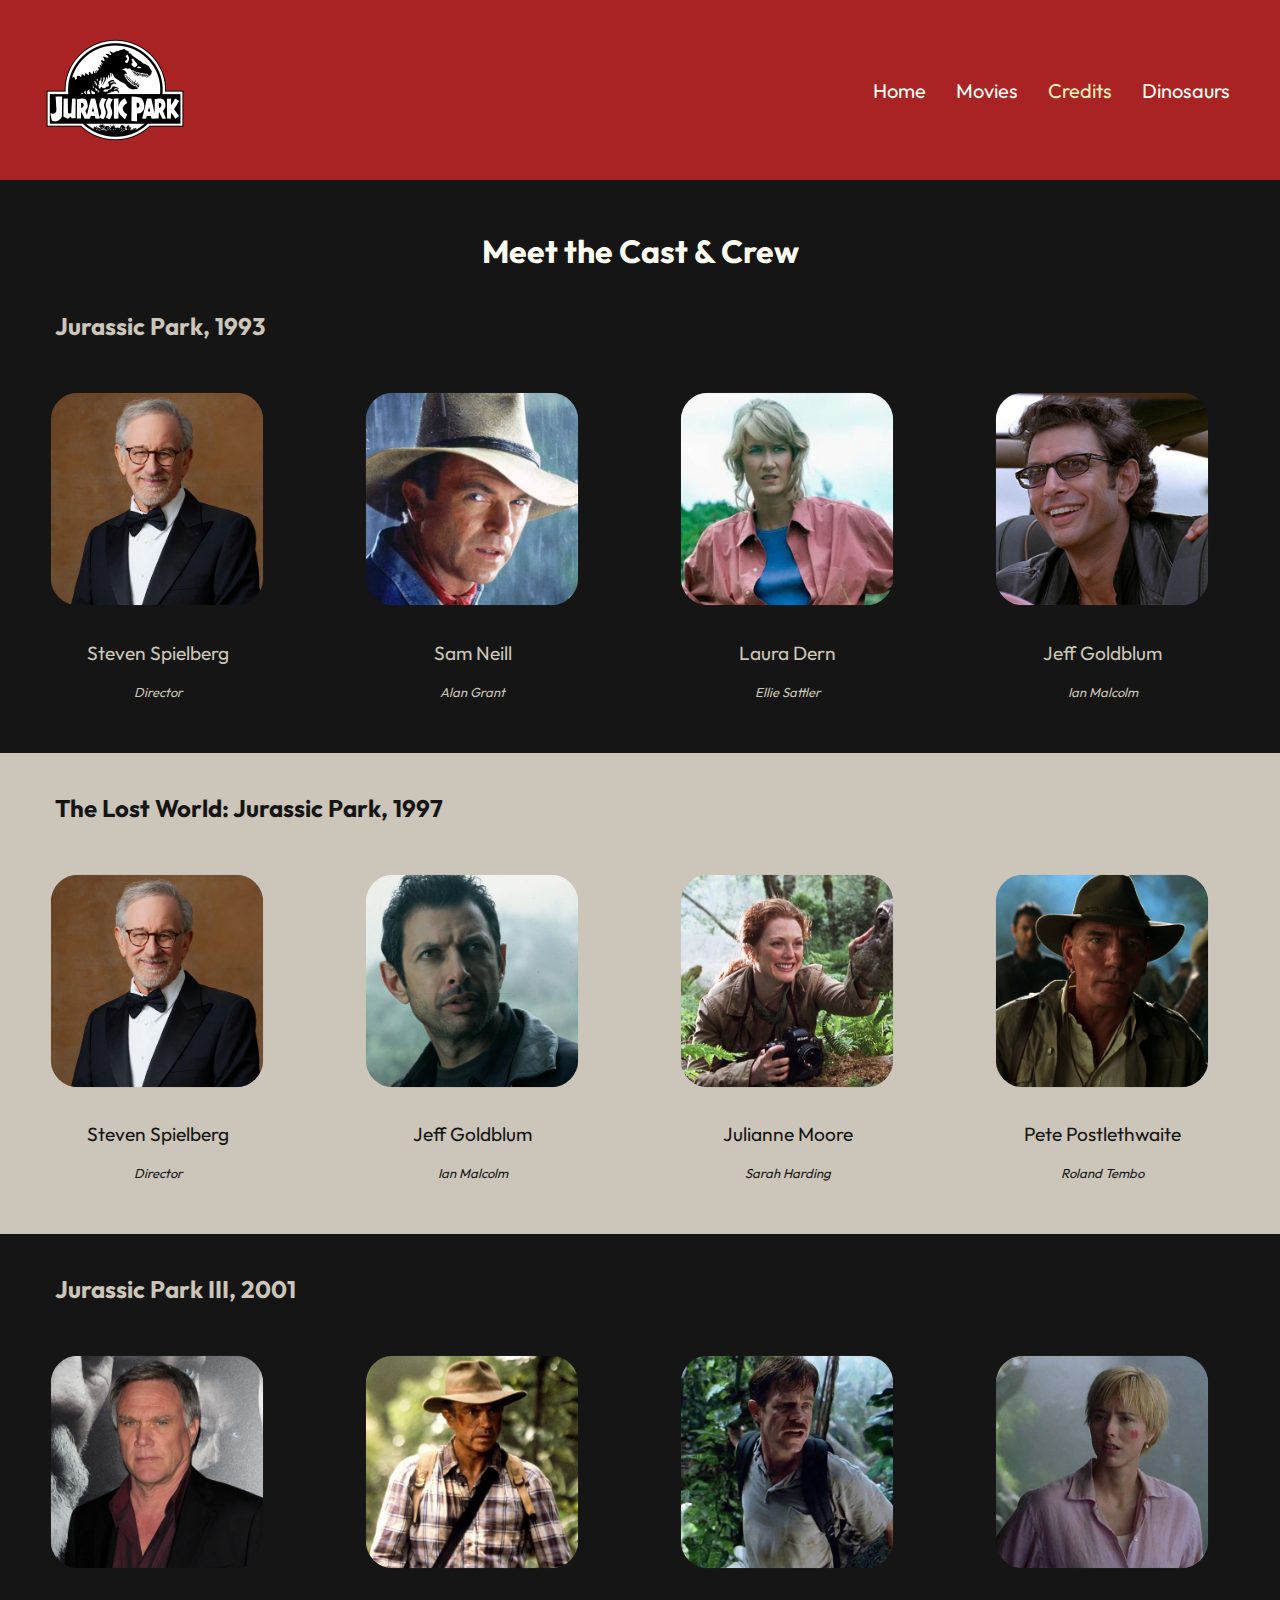
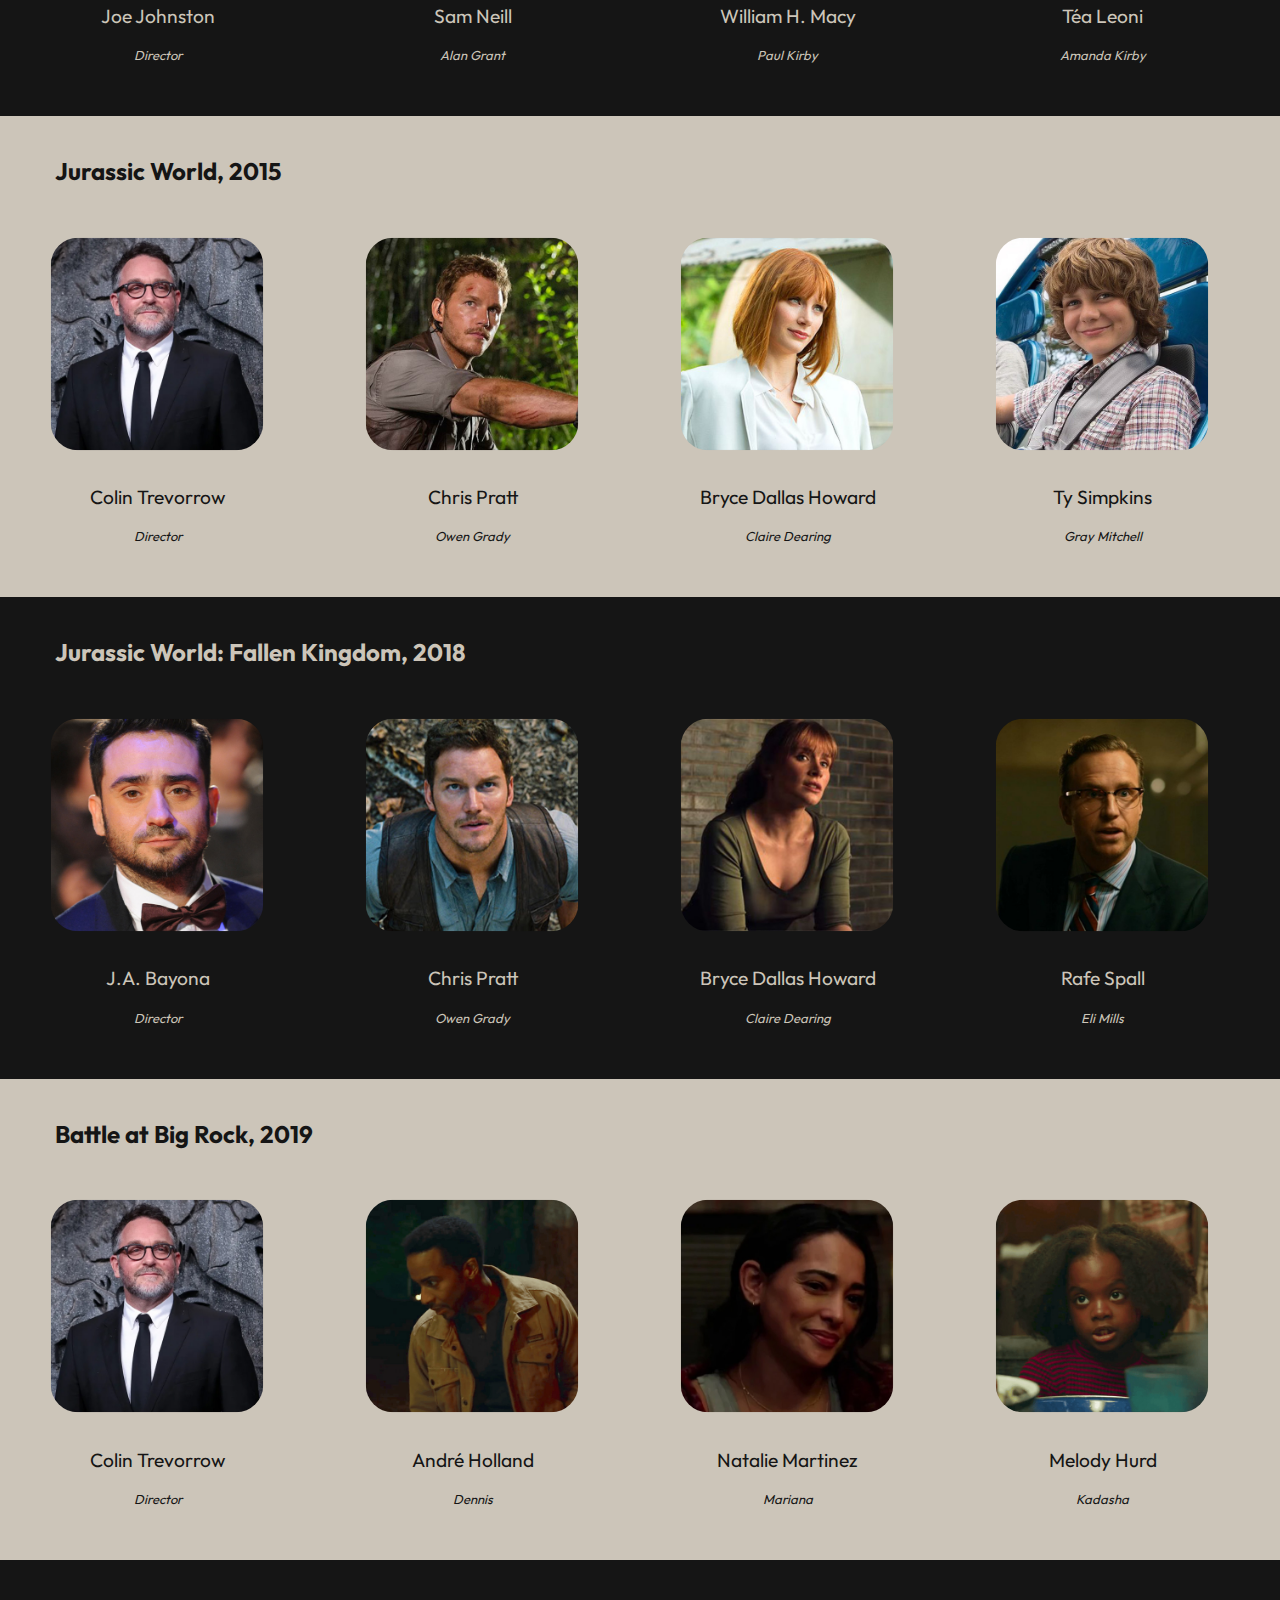
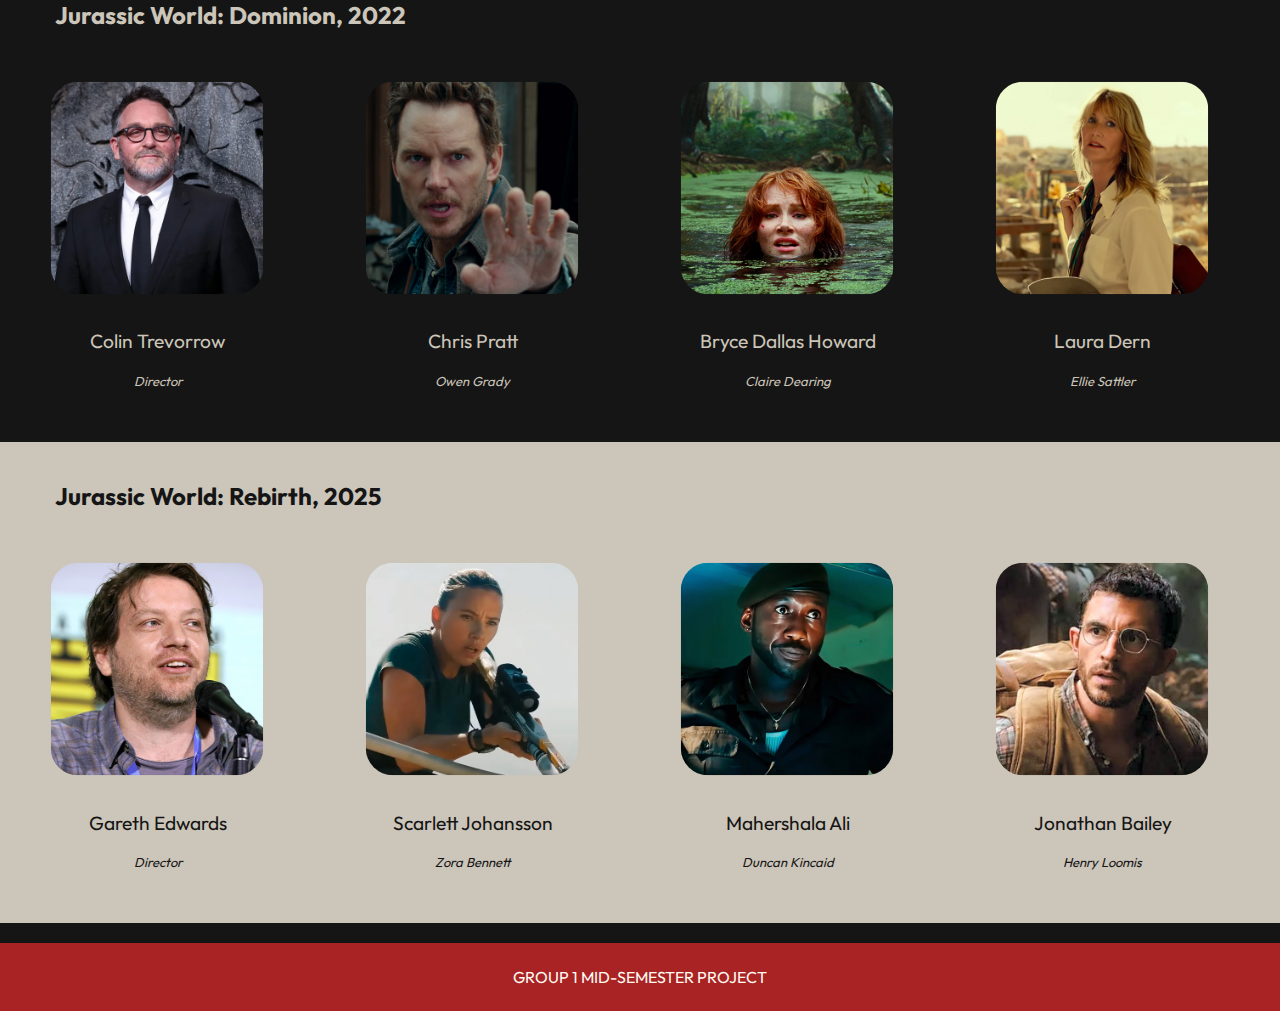
<file: credits.html>
<!DOCTYPE html>
<html lang="en">
    <head>
    <meta charset="UTF-8" />
    <meta
      name="description"
      content="Jurassic Park Movie Franchise Directors and Stars"
    />
    <meta name="viewport" content="width=device-width, initial-scale=1.0" />
    <link rel="stylesheet" type="text/css" href="credits_styles.css" />
    <!--Adds Font-->
    <link rel="preconnect" href="https://fonts.googleapis.com" />
    <link rel="preconnect" href="https://fonts.gstatic.com" crossorigin />
    <link
      href="https://fonts.googleapis.com/css2?family=Outfit:wght@100..900&display=swap"
      rel="stylesheet"
    /> 
    <!--Adds Animation-->
    <link
      rel="stylesheet"
      href="https://cdnjs.cloudflare.com/ajax/libs/animate.css/4.1.1/animate.min.css"
    />
    <title>Credits</title>
    </head>
    <body>
<header>
       <!--Navigation Bar-->
      <div class="nav_container column">
        <img
          class="menu_logo animate__animated animate__fadeIn"
          src="assets/JurassicParkLogo.png"
          alt="Logo"
        />
        <nav class="menu row">
          <a class="menu_link" href="index.html">Home</a>
          <a class="menu_link" href="timeline.html">Movies</a>
          <a class="menu_link_select menu_link" href="credits.html">Credits</a>
          <a class="menu_link" href="dinosaurs.html">Dinosaurs</a>
        </nav>
      </div>
    </header>
        <main class="main">
            <h1 class="main__heading">Meet the Cast & Crew</h1>
            <div class="credits">
                <section class="jurassic-park">
                    <h2 class="jurassic-park__title">Jurassic Park, 1993</h2>
                    <div class="profiles">
                        <div class="jurassic-park__steven">
                            <img src="assets/Credits/Credits_1/Steven.jpg" alt="Steven Spielberg" class="credits__img"/>
                            <p class="name">Steven Spielberg</p>
                            <p class="role">Director</p>
                        </div>
                        <div class="jurassic-park__sam">
                            <img src="assets/Credits/Credits_1/Grant.jpg" alt="Sam Neill as Alan Grant" class="credits__img"/>
                            <p class="name">Sam Neill</p>
                            <p class="role">Alan Grant</p>
                        </div>
                        <div class="jurassic-park__laura">
                            <img src="assets/Credits/Credits_1/Ellie.jpg" alt="Laura Dern as Ellie Sattler" class="credits__img"/>
                            <p class="name">Laura Dern</p>
                            <p class="role">Ellie Sattler</p>
                        </div>
                        <div class="jurassic-park__jeff">
                            <img src="assets/Credits/Credits_1/Malcolm.jpg" alt="Jeff Goldblum as Ian Malcolm" class="credits__img"/>
                            <p class="name">Jeff Goldblum</p>
                            <p class="role">Ian Malcolm</p>
                        </div>
                    </div>
                </section>
                <section class="lost-world">
                    <h2 class="lost-world__title">The Lost World: Jurassic Park, 1997</h2>
                    <div class="profiles">
                        <div class="lost-world__steven">
                            <img src="assets/Credits/Credits_1/Steven.jpg" alt="Steven Spielberg" class="credits__img"/>
                            <p class="name">Steven Spielberg</p>
                            <p class="role">Director</p>
                        </div>
                        <div class="lost-world__jeff">
                            <img src="assets/Credits/Credits_2/Jeff Goldblum.jpg" alt="Jeff Goldblum as Ian Malcolm" class="credits__img"/>
                            <p class="name">Jeff Goldblum</p>
                            <p class="role">Ian Malcolm</p>
                        </div>
                        <div class="lost-world__julianne">
                            <img src="assets/Credits/Credits_2/Julianne Moore.jpg" alt="Julianne Moore as Sarah Harding" class="credits__img"/>
                            <p class="name">Julianne Moore</p>
                            <p class="role">Sarah Harding</p>
                        </div>
                        <div class="lost-world__pete">
                            <img src="assets/Credits/Credits_2/Pete Postlethwaite.jpg" alt="Pete Postlethwaite as Roland Tembo" class="credits__img"/>
                            <p class="name">Pete Postlethwaite</p>
                            <p class="role">Roland Tembo</p>
                        </div>
                    </div>
                </section>
                <section class="jp-three">
                    <h2>Jurassic Park III, 2001</h2>
                    <div class="profiles">
                        <div class="jp-three__joe">
                            <img src="assets/Credits/Credits_3/Joe Johnston.jpg" alt="Joe Johnston" class="credits__img"/>
                            <p class="name">Joe Johnston</p>
                            <p class="role">Director</p>
                        </div>
                        <div class="jp-three__sam">
                            <img src="assets/Credits/Credits_3/Sam Neill.jpg" alt="Sam Neill as Alan Grant" class="credits__img"/>
                            <p class="name">Sam Neill</p>
                            <p class="role">Alan Grant</p>
                        </div>
                        <div class="jp-three__william">
                            <img src="assets/Credits/Credits_3/William H. Macy.jpg" alt="William H. Macy as Paul Kirby" class="credits__img"/>
                            <p class="name">William H. Macy</p>
                            <p class="role">Paul Kirby</p>
                        </div>
                        <div class="jp-three__tea">
                            <img src="assets/Credits/Credits_3/Téa Leoni.jpg" alt="Téa Leoni as Amanda Kirby" class="credits__img"/>
                            <p class="name">Téa Leoni</p>
                            <p class="role">Amanda Kirby</p>
                        </div>
                    </div>
                </section>
                <section class="jurassic-world">
                    <h2>Jurassic World, 2015</h2>
                    <div class="profiles">
                        <div class="jurassic-world__colin">
                            <img src="assets/Credits/Credits_4/Colin Trevorrow.jpg" alt="Colin Trevorrow" class="credits__img"/>
                            <p class="name">Colin Trevorrow</p>
                            <p class="role">Director</p>
                        </div>
                        <div class="jurassic-world__chris">
                            <img src="assets/Credits/Credits_4/Chris Pratt.jpg" alt="Chris Pratt as Owen Grady" class="credits__img"/>
                            <p class="name">Chris Pratt</p>
                            <p class="role">Owen Grady</p>
                        </div>
                        <div class="jurassic-world__bryce">
                            <img src="assets/Credits/Credits_4/Bryce Dallas Howard.jpg" alt="Bryce Dallas Howard as Claire Dearing" class="credits__img"/>
                            <p class="name">Bryce Dallas Howard</p>
                            <p class="role">Claire Dearing</p>
                        </div>
                        <div class="jurassic-world__ty">
                            <img src="assets/Credits/Credits_4/Ty Simpkins.jpg" alt="Ty Simpkins as Gray Mitchell" class="credits__img"/>
                            <p class="name">Ty Simpkins</p>
                            <p class="role">Gray Mitchell</p>
                        </div>
                    </div>
                </section>
                <section class="fallen-kingdom">
                    <h2>Jurassic World: Fallen Kingdom, 2018</h2>
                    <div class="profiles">
                        <div class="fallen-kingdom__ja">
                            <img src="assets/Credits/Credits_5/J.A. Bayona.jpg" alt="J.A. Bayona" class="credits__img"/>
                            <p class="name">J.A. Bayona</p>
                            <p class="role">Director</p>
                        </div>
                        <div class="fallen-kingdom__chris">
                            <img src="assets/Credits/Credits_5/Chris Pratt.jpg" alt="Chris Pratt as Owen Grady" class="credits__img"/>
                            <p class="name">Chris Pratt</p>
                            <p class="role">Owen Grady</p>
                        </div>
                        <div class="fallen-kingdom__bryce">
                            <img src="assets/Credits/Credits_5/Bryce Dallas Howard.jpg" alt="Bryce Dallas Howard as Claire Dearing" class="credits__img"/>
                            <p class="name">Bryce Dallas Howard</p>
                            <p class="role">Claire Dearing</p>
                        </div>
                        <div class="fallen-kingdom__rafe">
                            <img src="assets/Credits/Credits_5/Rafe Spall.jpg" alt="Rafe Spall as Eli Mills" class="credits__img"/>
                            <p class="name">Rafe Spall</p>
                            <p class="role">Eli Mills</p>
                        </div>
                    </div>
                </section>
                <section class="big-rock">
                    <h2>Battle at Big Rock, 2019</h2>
                    <div class="profiles">
                        <div class="big-rock__colin">
                            <img src="assets/Credits/Credits_4/Colin Trevorrow.jpg" alt="Colin Trevorrow" class="credits__img"/>
                            <p class="name">Colin Trevorrow</p>
                            <p class="role">Director</p>
                        </div>
                        <div class="big-rock__andre">
                            <img src="assets/Credits/Credits_X/Dennis.jpg" alt="André Holland as Dennis" class="credits__img"/>
                            <p class="name">André Holland</p>
                            <p class="role">Dennis</p>
                        </div>
                        <div class="big-rock__natalie">
                            <img src="assets/Credits/Credits_X/Mariana.jpg" alt="Natalie Martinez as Mariana" class="credits__img"/>
                            <p class="name">Natalie Martinez</p>
                            <p class="role">Mariana</p>
                        </div>
                        <div class="big-rock__melody">
                            <img src="assets/Credits/Credits_X/Kadasha.jpg" alt="Melody Hurd as Kadasha" class="credits__img"/>
                            <p class="name">Melody Hurd</p>
                            <p class="role">Kadasha</p>
                        </div>
                    </div>
                </section>
                <section class="dominion">
                    <h2>Jurassic World: Dominion, 2022</h2>
                    <div class="profiles">
                        <div class="dominion__colin">
                            <img src="assets/Credits/Credits_4/Colin Trevorrow.jpg" alt="Colin Trevorrow" class="credits__img"/>
                            <p class="name">Colin Trevorrow</p>
                            <p class="role">Director</p>
                        </div>
                        <div class="dominion__chris">
                            <img src="assets/Credits/Credits_6/Chris Pratt.jpg" alt="Chris Pratt as Owen Grady" class="credits__img"/>
                            <p class="name">Chris Pratt</p>
                            <p class="role">Owen Grady</p>
                        </div>
                        <div class="dominion__bryce">
                            <img src="assets/Credits/Credits_6/Bryce Dallas Howard.jpg" alt="Bryce Dallas Howard as Claire Dearing" class="credits__img"/>
                            <p class="name">Bryce Dallas Howard</p>
                            <p class="role">Claire Dearing</p>
                        </div>
                        <div class="dominion__laura">
                            <img src="assets/Credits/Credits_6/Laura Dern.jpg" alt="Laura Dern as Ellie Sattler" class="credits__img"/>
                            <p class="name">Laura Dern</p>
                            <p class="role">Ellie Sattler</p>
                        </div>
                    </div>
                </section>
                <section class="rebirth">
                    <h2>Jurassic World: Rebirth, 2025</h2>
                    <div class="profiles">
                        <div class="rebirth__gareth">
                            <img src="assets/Credits/Credits_7/Gareth Edwards.jpg" alt="Gareth Edwards" class="credits__img"/>
                            <p class="name">Gareth Edwards</p>
                            <p class="role">Director</p>
                        </div>
                        <div class="rebirth__scarlett">
                            <img src="assets/Credits/Credits_7/Scarlett Johansson.jpg" alt="Scarlett Johansson as Zora Bennett" class="credits__img"/>
                            <p class="name">Scarlett Johansson</p>
                            <p class="role">Zora Bennett</p>
                        </div>
                        <div class="rebirth__mahershala">
                            <img src="assets/Credits/Credits_7/Mahershala Ali.jpg" alt="Mahershala Ali as Duncan Kincaid" class="credits__img"/>
                            <p class="name">Mahershala Ali</p>
                            <p class="role">Duncan Kincaid</p>
                        </div>
                        <div class="rebirth__jonathan">
                            <img src="assets/Credits/Credits_7/Jonathan Bailey.jpg" alt="Jonathan Bailey as Henry Loomis" class="credits__img"/>
                            <p class="name">Jonathan Bailey</p>
                            <p class="role">Henry Loomis</p>
                        </div>
                    </div>
                </section>
            </div>
        </main>
        <footer class="footer"> Group 1 Mid-Semester Project</footer>
    </body>
</html>
</file>
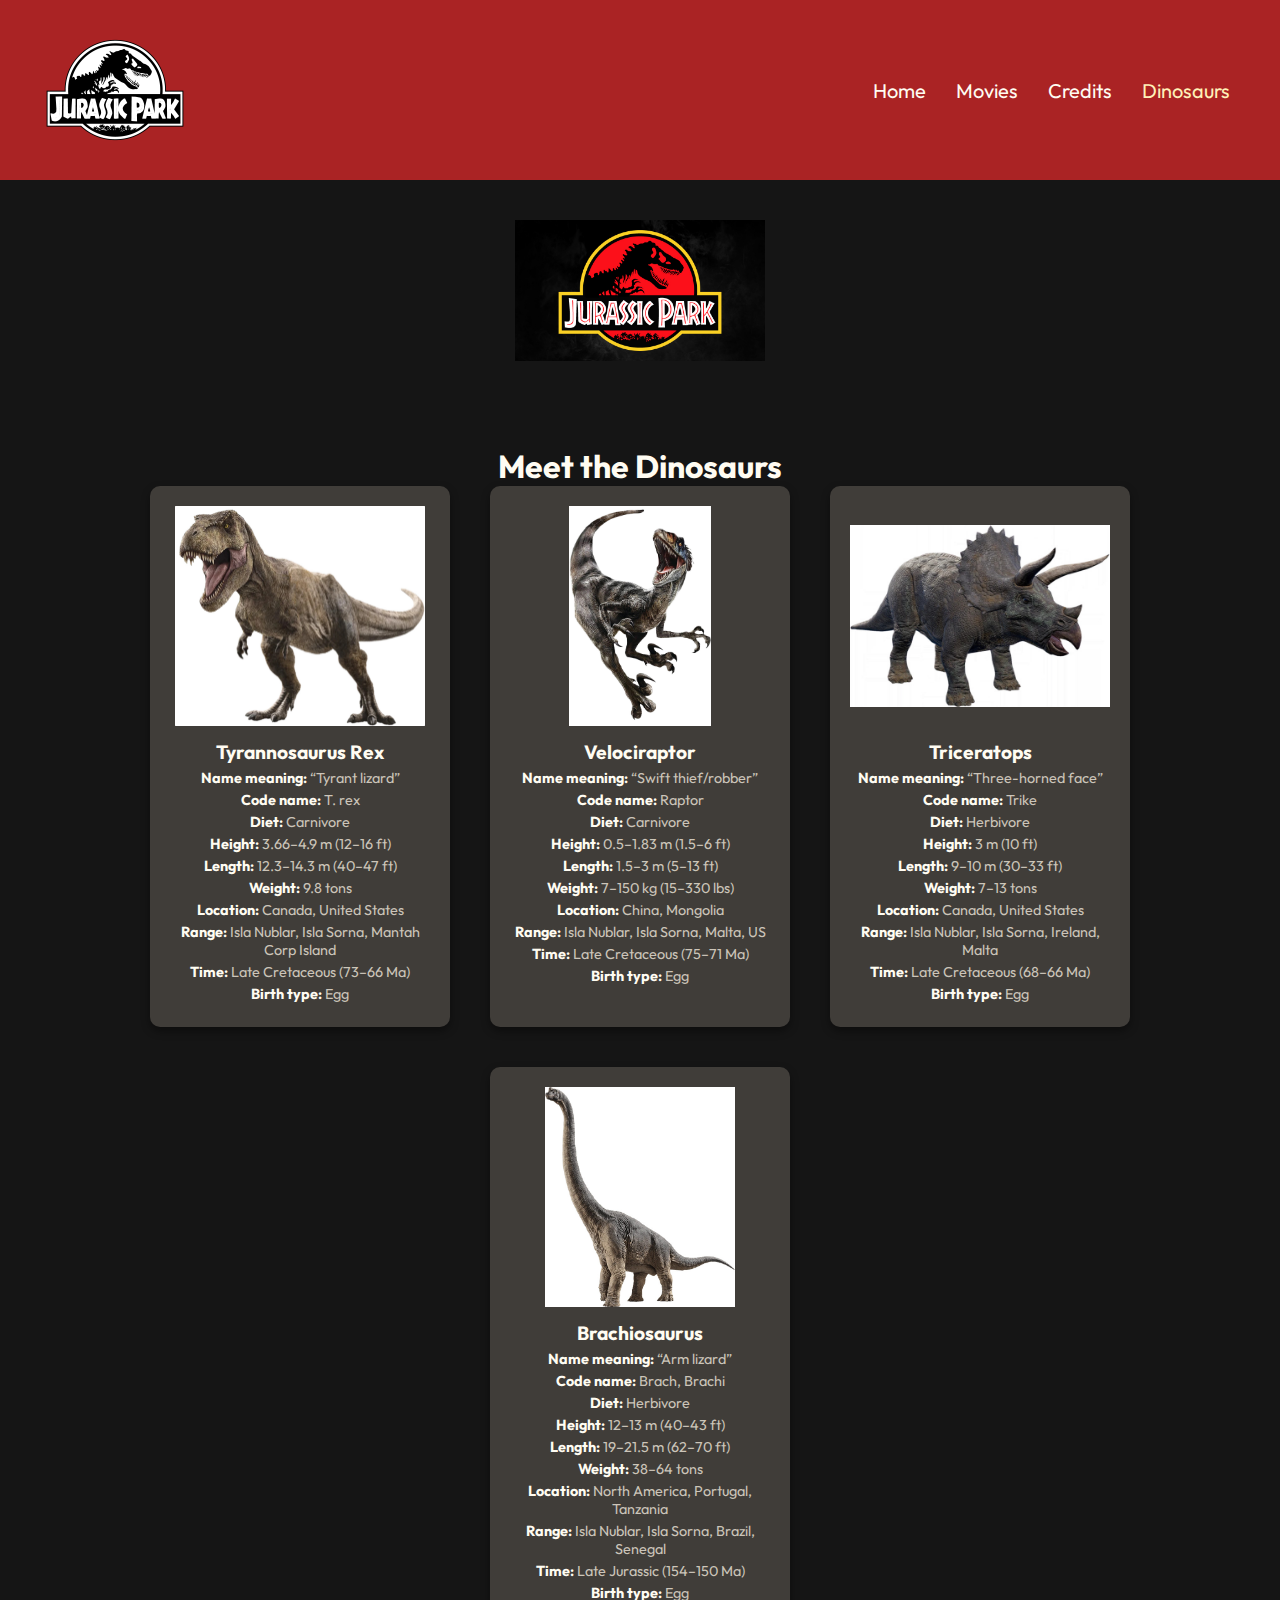
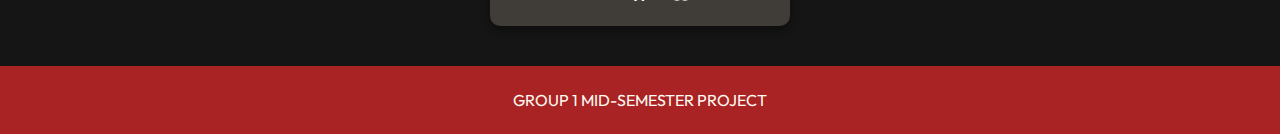
<file: dinosaurs.html>
<!DOCTYPE html>
<html lang="en">
  <head>
    <meta charset="UTF-8" />
    <meta name="viewport" content="width=device-width, initial-scale=1.0" />
    <title>Meet the Dinosaurs</title>
    <link rel="stylesheet" href="dinosaurs_style.css" />
    <!--For the Font-->
    <link rel="preconnect" href="https://fonts.googleapis.com" />
    <link rel="preconnect" href="https://fonts.gstatic.com" crossorigin />
    <link
      href="https://fonts.googleapis.com/css2?family=Outfit:wght@100..900&display=swap"
      rel="stylesheet"
    />
    <!--For the Animation-->
    <link
      rel="stylesheet"
      href="https://cdnjs.cloudflare.com/ajax/libs/animate.css/4.1.1/animate.min.css"
    />
  </head>
  <body>
<header>
      <!--Navigation Bar-->
      <div class="nav_container column">
        <img
          class="menu_logo animate__animated animate__fadeIn"
          src="assets/JurassicParkLogo.png"
          alt="Logo"
        />
        <nav class="menu row">
          <a class="menu_link" href="index.html">Home</a>
          <a class="menu_link" href="timeline.html">Movies</a>
          <a class="menu_link" href="credits.html">Credits</a>
          <a class="menu_link_select menu_link" href="dinosaurs.html">Dinosaurs</a>
        </nav>
      </div>
    </header>

    <main class="dino">
      <img
        src="assets/Dinosaurs/jurassic-logo.jpg"
        alt="Jurassic Park Logo"
        class="dino__logo"
      />
      <h1 class="dino__title">Meet the Dinosaurs</h1>

      <div class="dino__grid">
        <!-- T-Rex -->
        <article class="dino__card">
          <img
            src="assets/Dinosaurs/trex.jpg"
            alt="T-Rex"
            class="dino__image"
          />
          <h2 class="dino__name">Tyrannosaurus Rex</h2>
          <p class="dino__info">
            <strong>Name meaning:</strong> “Tyrant lizard”
          </p>
          <p class="dino__info"><strong>Code name:</strong> T. rex</p>
          <p class="dino__info"><strong>Diet:</strong> Carnivore</p>
          <p class="dino__info">
            <strong>Height:</strong> 3.66–4.9 m (12–16 ft)
          </p>
          <p class="dino__info">
            <strong>Length:</strong> 12.3–14.3 m (40–47 ft)
          </p>
          <p class="dino__info"><strong>Weight:</strong> 9.8 tons</p>
          <p class="dino__info">
            <strong>Location:</strong> Canada, United States
          </p>
          <p class="dino__info">
            <strong>Range:</strong> Isla Nublar, Isla Sorna, Mantah Corp Island
          </p>
          <p class="dino__info">
            <strong>Time:</strong> Late Cretaceous (73–66 Ma)
          </p>
          <p class="dino__info"><strong>Birth type:</strong> Egg</p>
        </article>

        <!-- Velociraptor -->
        <article class="dino__card">
          <img
            src="assets/Dinosaurs/velociraptor.jpg"
            alt="Velociraptor"
            class="dino__image"
          />
          <h2 class="dino__name">Velociraptor</h2>
          <p class="dino__info">
            <strong>Name meaning:</strong> “Swift thief/robber”
          </p>
          <p class="dino__info"><strong>Code name:</strong> Raptor</p>
          <p class="dino__info"><strong>Diet:</strong> Carnivore</p>
          <p class="dino__info">
            <strong>Height:</strong> 0.5–1.83 m (1.5–6 ft)
          </p>
          <p class="dino__info"><strong>Length:</strong> 1.5–3 m (5–13 ft)</p>
          <p class="dino__info">
            <strong>Weight:</strong> 7–150 kg (15–330 lbs)
          </p>
          <p class="dino__info"><strong>Location:</strong> China, Mongolia</p>
          <p class="dino__info">
            <strong>Range:</strong> Isla Nublar, Isla Sorna, Malta, US
          </p>
          <p class="dino__info">
            <strong>Time:</strong> Late Cretaceous (75–71 Ma)
          </p>
          <p class="dino__info"><strong>Birth type:</strong> Egg</p>
        </article>

        <!-- Triceratops -->
        <article class="dino__card">
          <img
            src="assets/Dinosaurs/Triceratops.jpg"
            alt="Triceratops"
            class="dino__image"
          />
          <h2 class="dino__name">Triceratops</h2>
          <p class="dino__info">
            <strong>Name meaning:</strong> “Three-horned face”
          </p>
          <p class="dino__info"><strong>Code name:</strong> Trike</p>
          <p class="dino__info"><strong>Diet:</strong> Herbivore</p>
          <p class="dino__info"><strong>Height:</strong> 3 m (10 ft)</p>
          <p class="dino__info"><strong>Length:</strong> 9–10 m (30–33 ft)</p>
          <p class="dino__info"><strong>Weight:</strong> 7–13 tons</p>
          <p class="dino__info">
            <strong>Location:</strong> Canada, United States
          </p>
          <p class="dino__info">
            <strong>Range:</strong> Isla Nublar, Isla Sorna, Ireland, Malta
          </p>
          <p class="dino__info">
            <strong>Time:</strong> Late Cretaceous (68–66 Ma)
          </p>
          <p class="dino__info"><strong>Birth type:</strong> Egg</p>
        </article>

        <!-- Brachiosaurus -->
        <article class="dino__card">
          <img
            src="assets/Dinosaurs/brachiosaurus.jpg"
            alt="Brachiosaurus"
            class="dino__image"
          />
          <h2 class="dino__name">Brachiosaurus</h2>
          <p class="dino__info"><strong>Name meaning:</strong> “Arm lizard”</p>
          <p class="dino__info"><strong>Code name:</strong> Brach, Brachi</p>
          <p class="dino__info"><strong>Diet:</strong> Herbivore</p>
          <p class="dino__info"><strong>Height:</strong> 12–13 m (40–43 ft)</p>
          <p class="dino__info">
            <strong>Length:</strong> 19–21.5 m (62–70 ft)
          </p>
          <p class="dino__info"><strong>Weight:</strong> 38–64 tons</p>
          <p class="dino__info">
            <strong>Location:</strong> North America, Portugal, Tanzania
          </p>
          <p class="dino__info">
            <strong>Range:</strong> Isla Nublar, Isla Sorna, Brazil, Senegal
          </p>
          <p class="dino__info">
            <strong>Time:</strong> Late Jurassic (154–150 Ma)
          </p>
          <p class="dino__info"><strong>Birth type:</strong> Egg</p>
        </article>
      </div>
    </main>

    <footer class = "footer">Group 1 Mid-Semester Project</footer>
  </body>
</html>
</file>
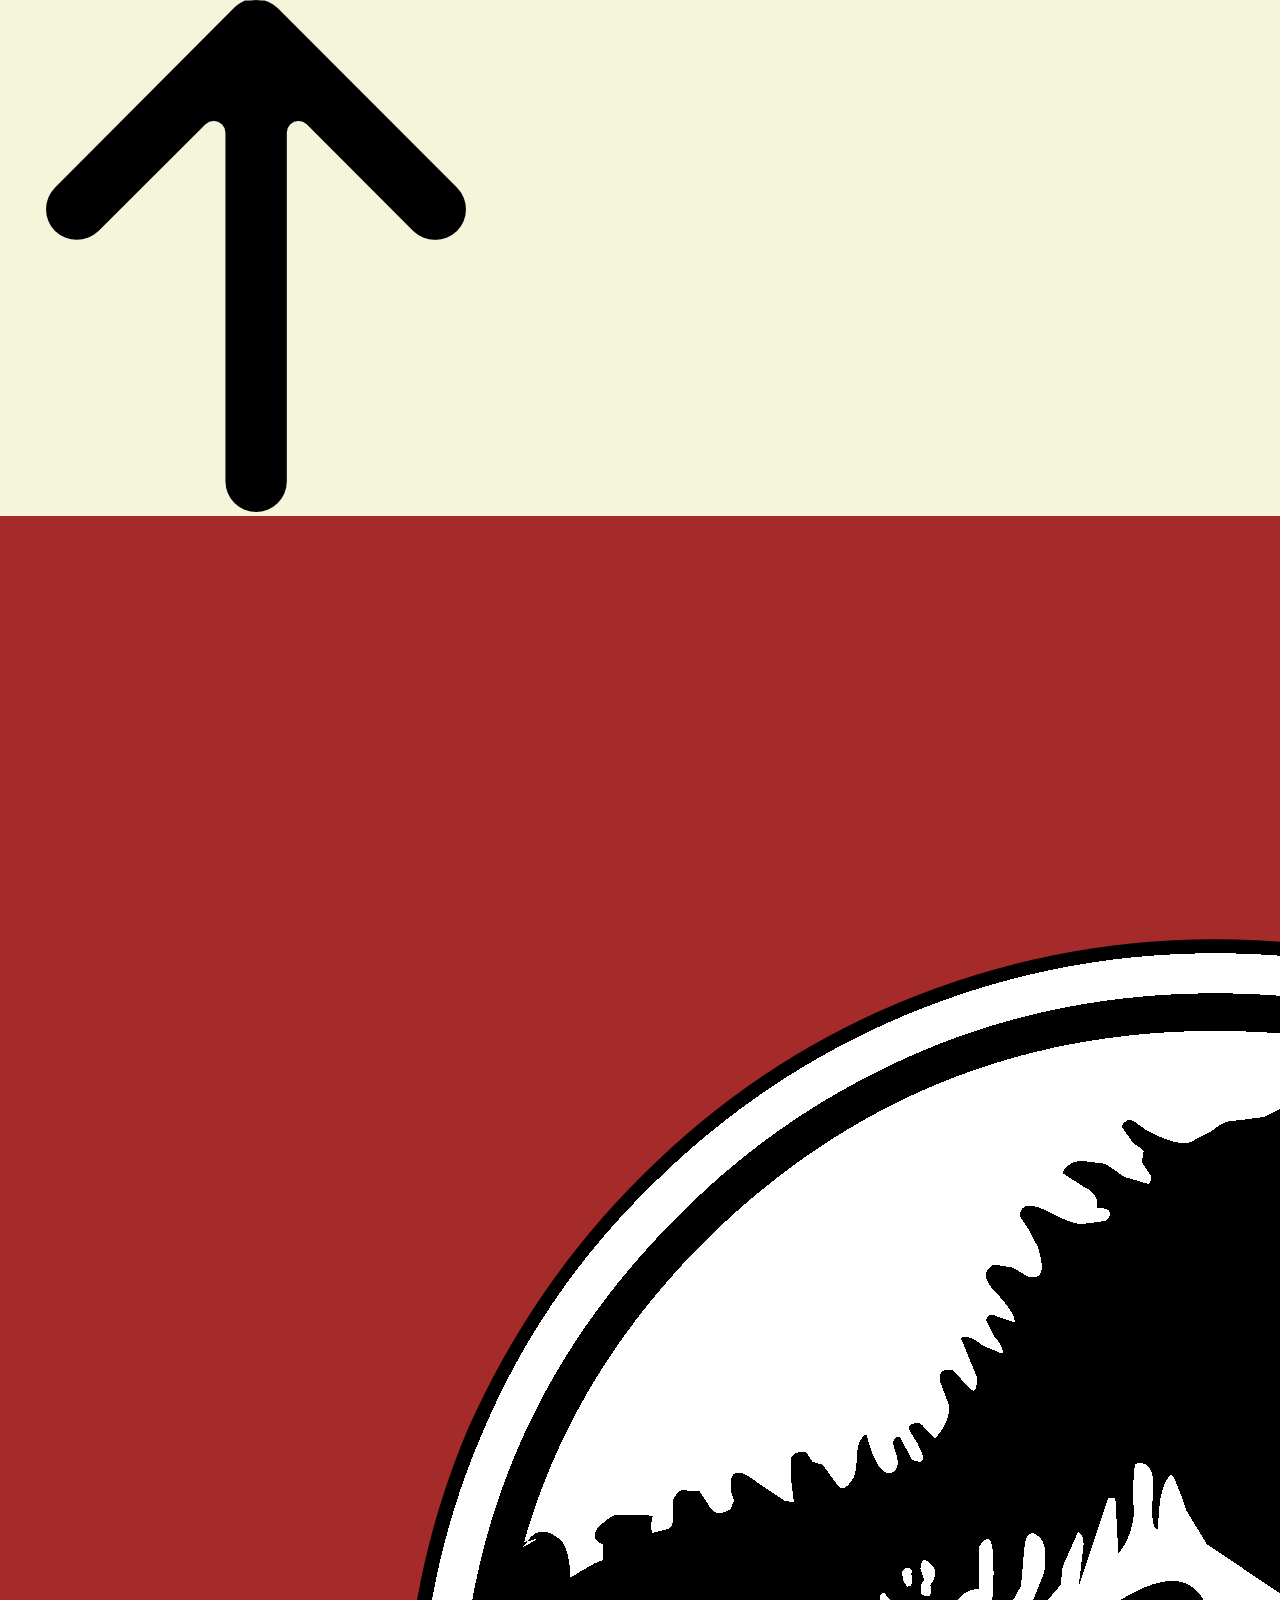
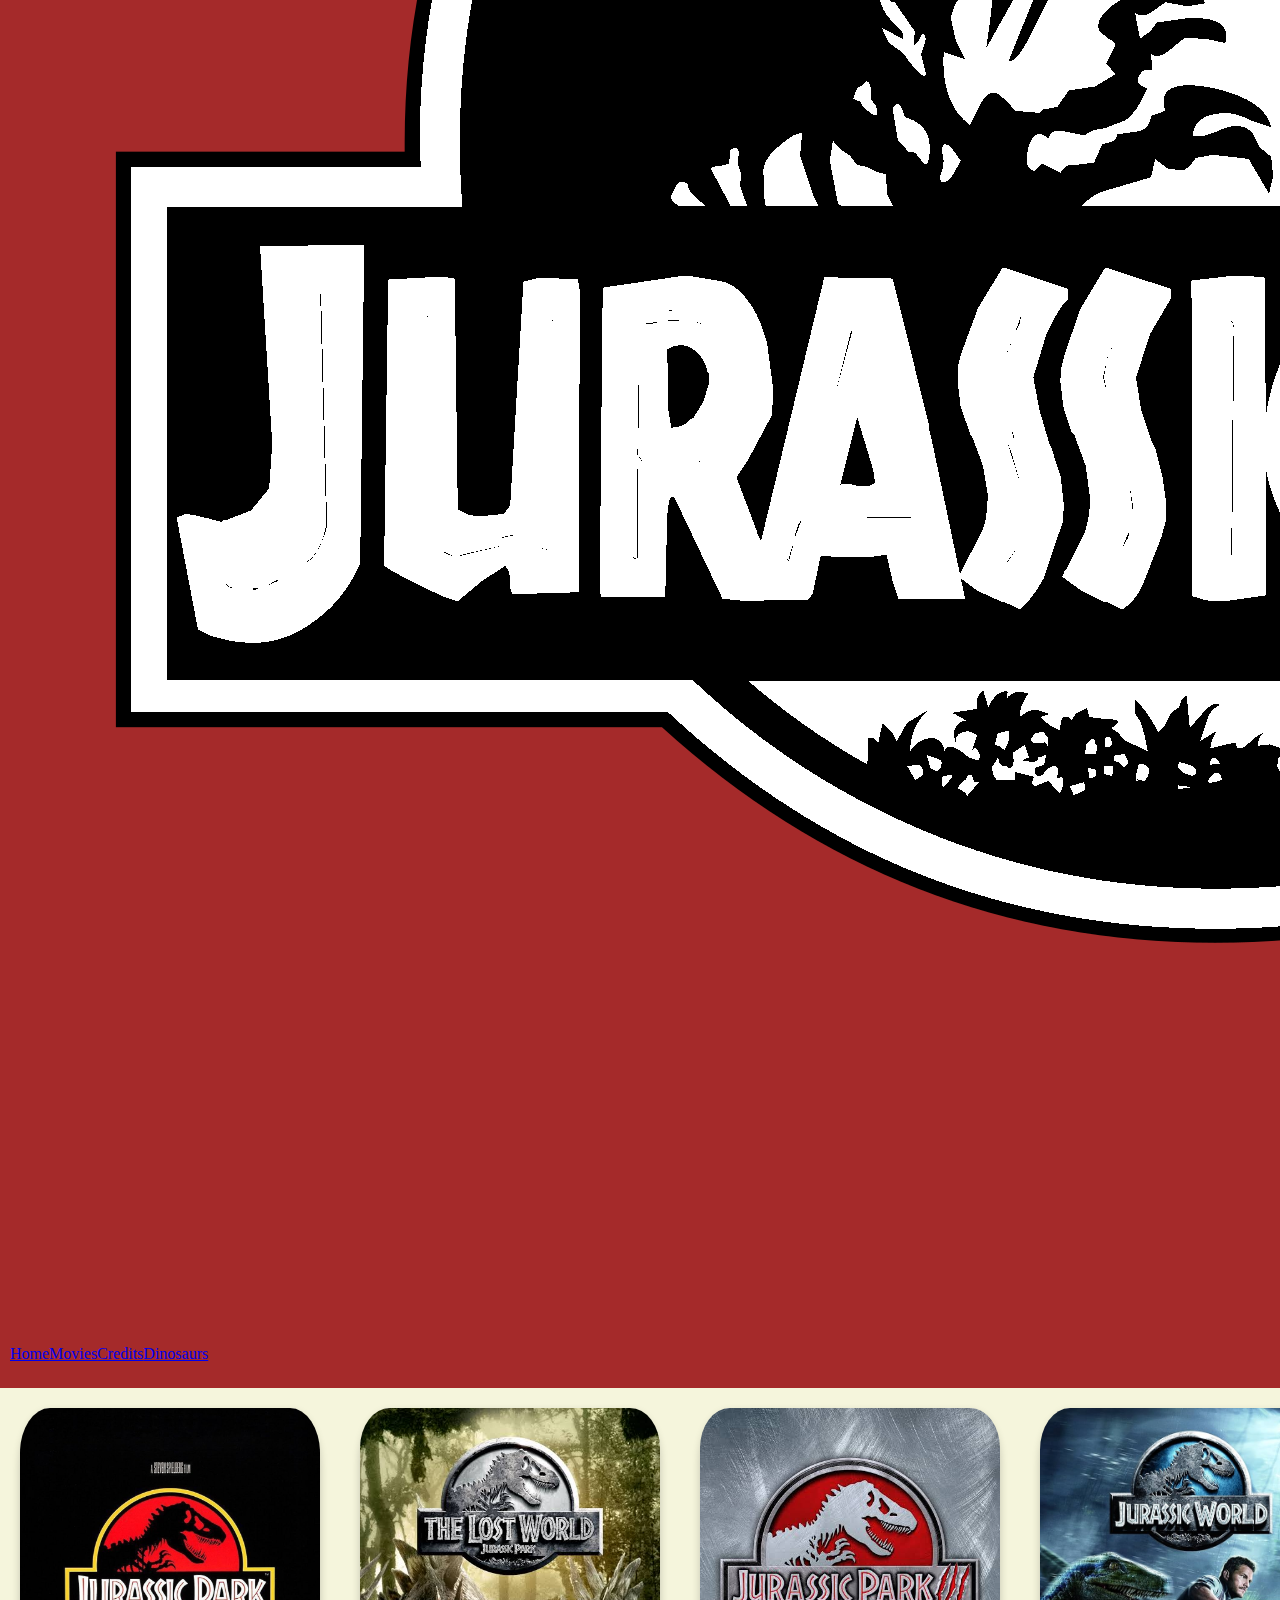
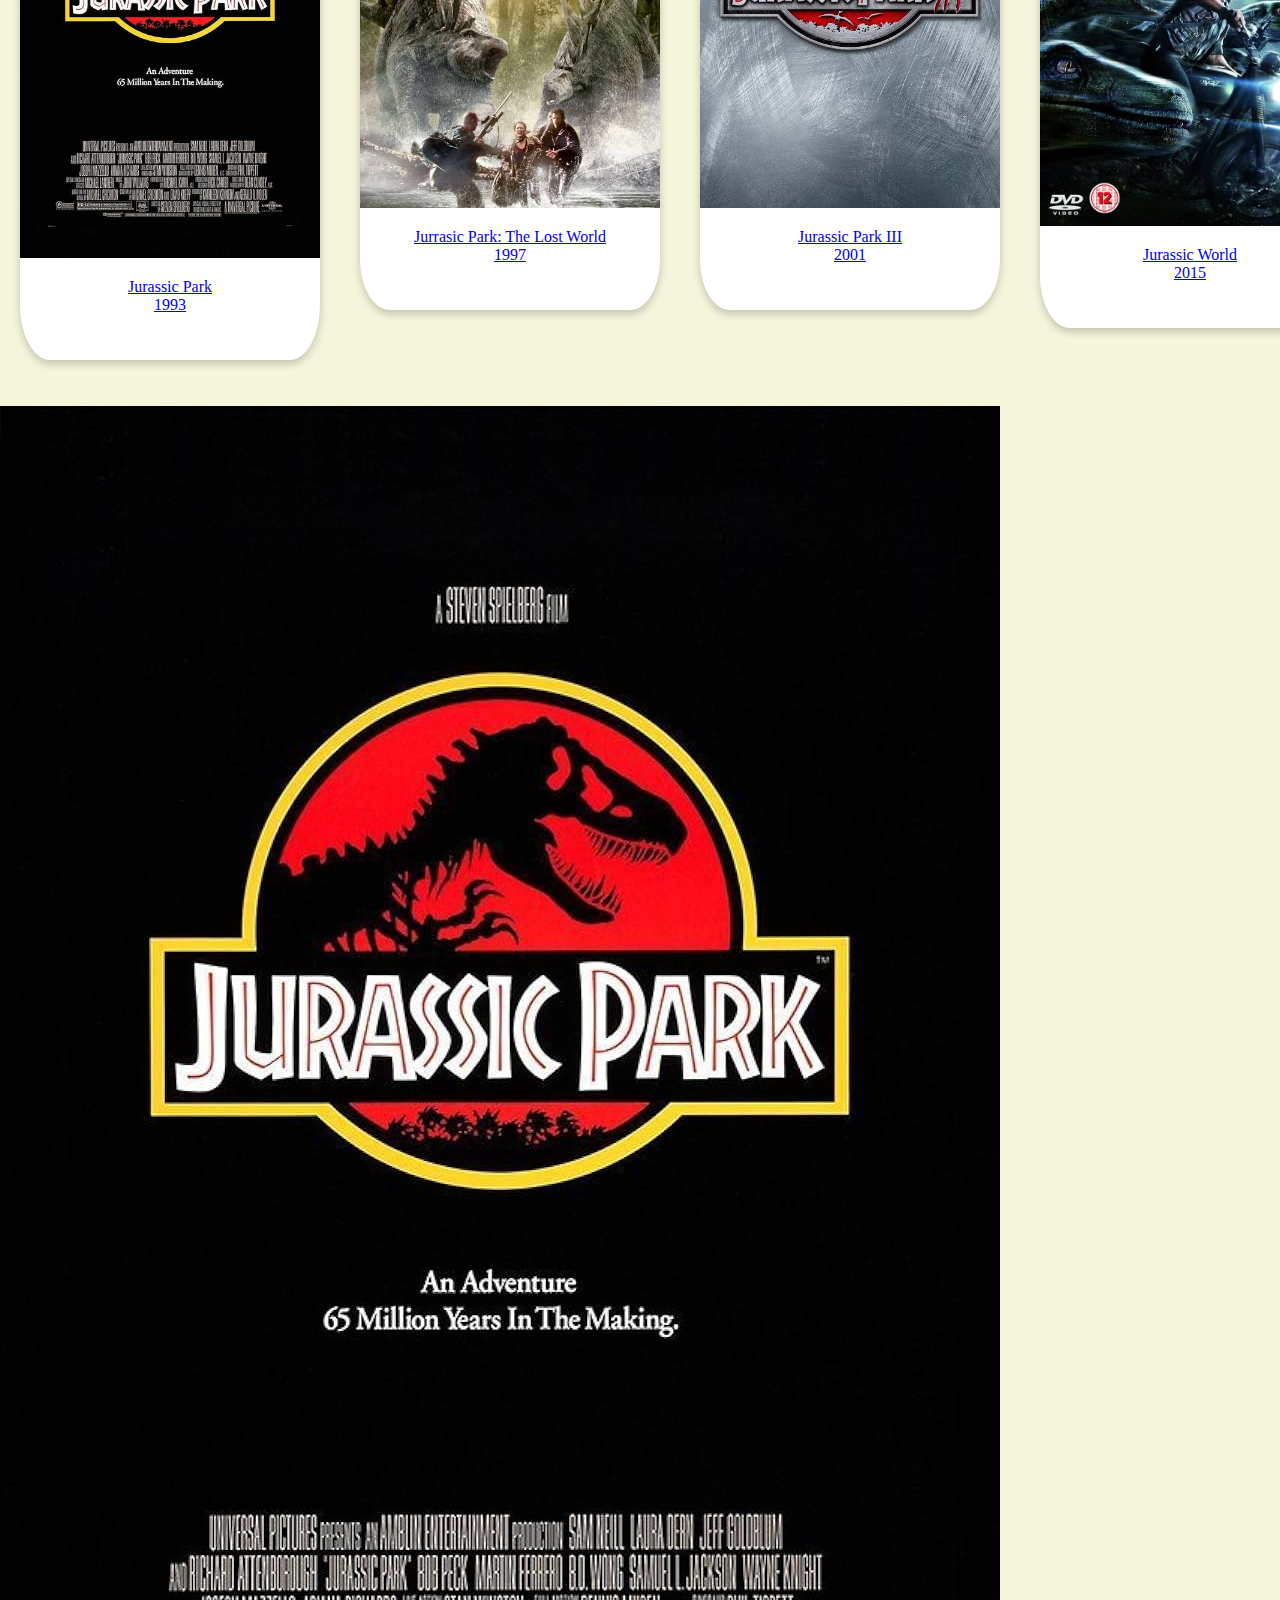
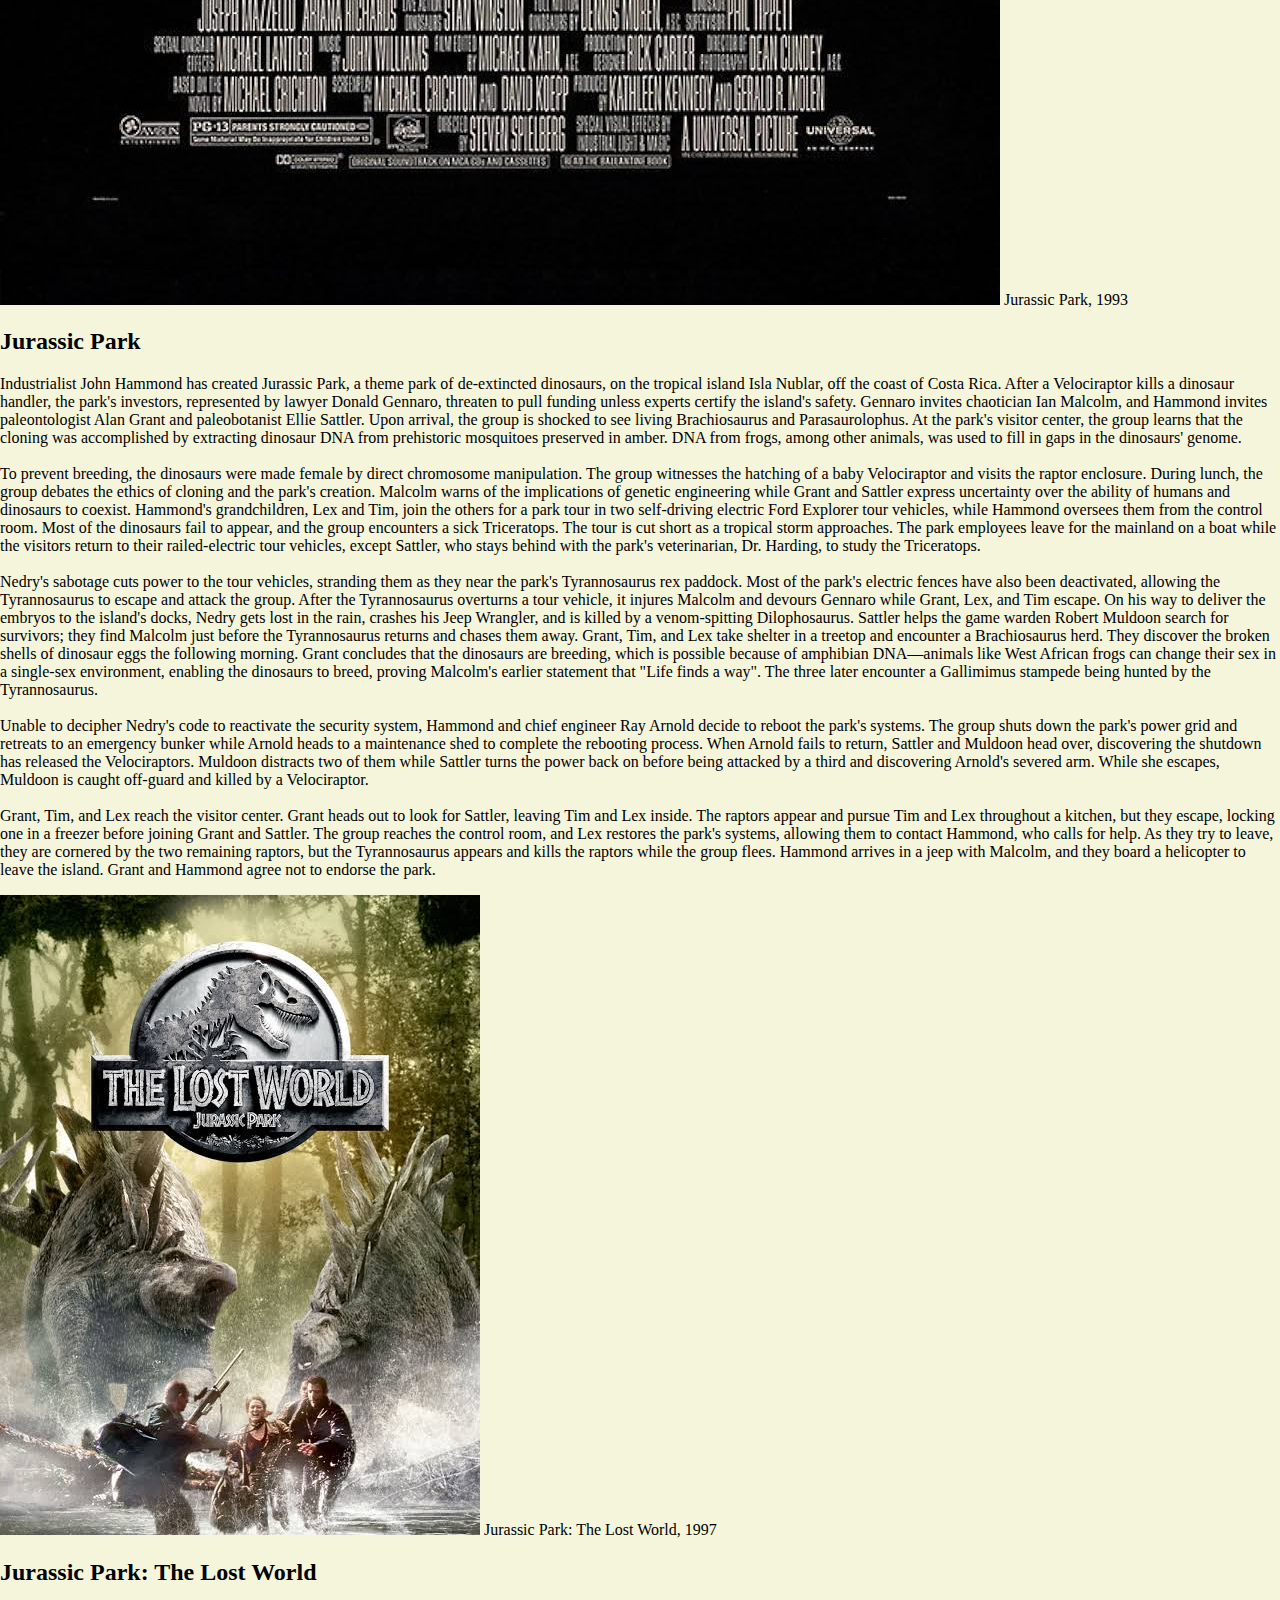
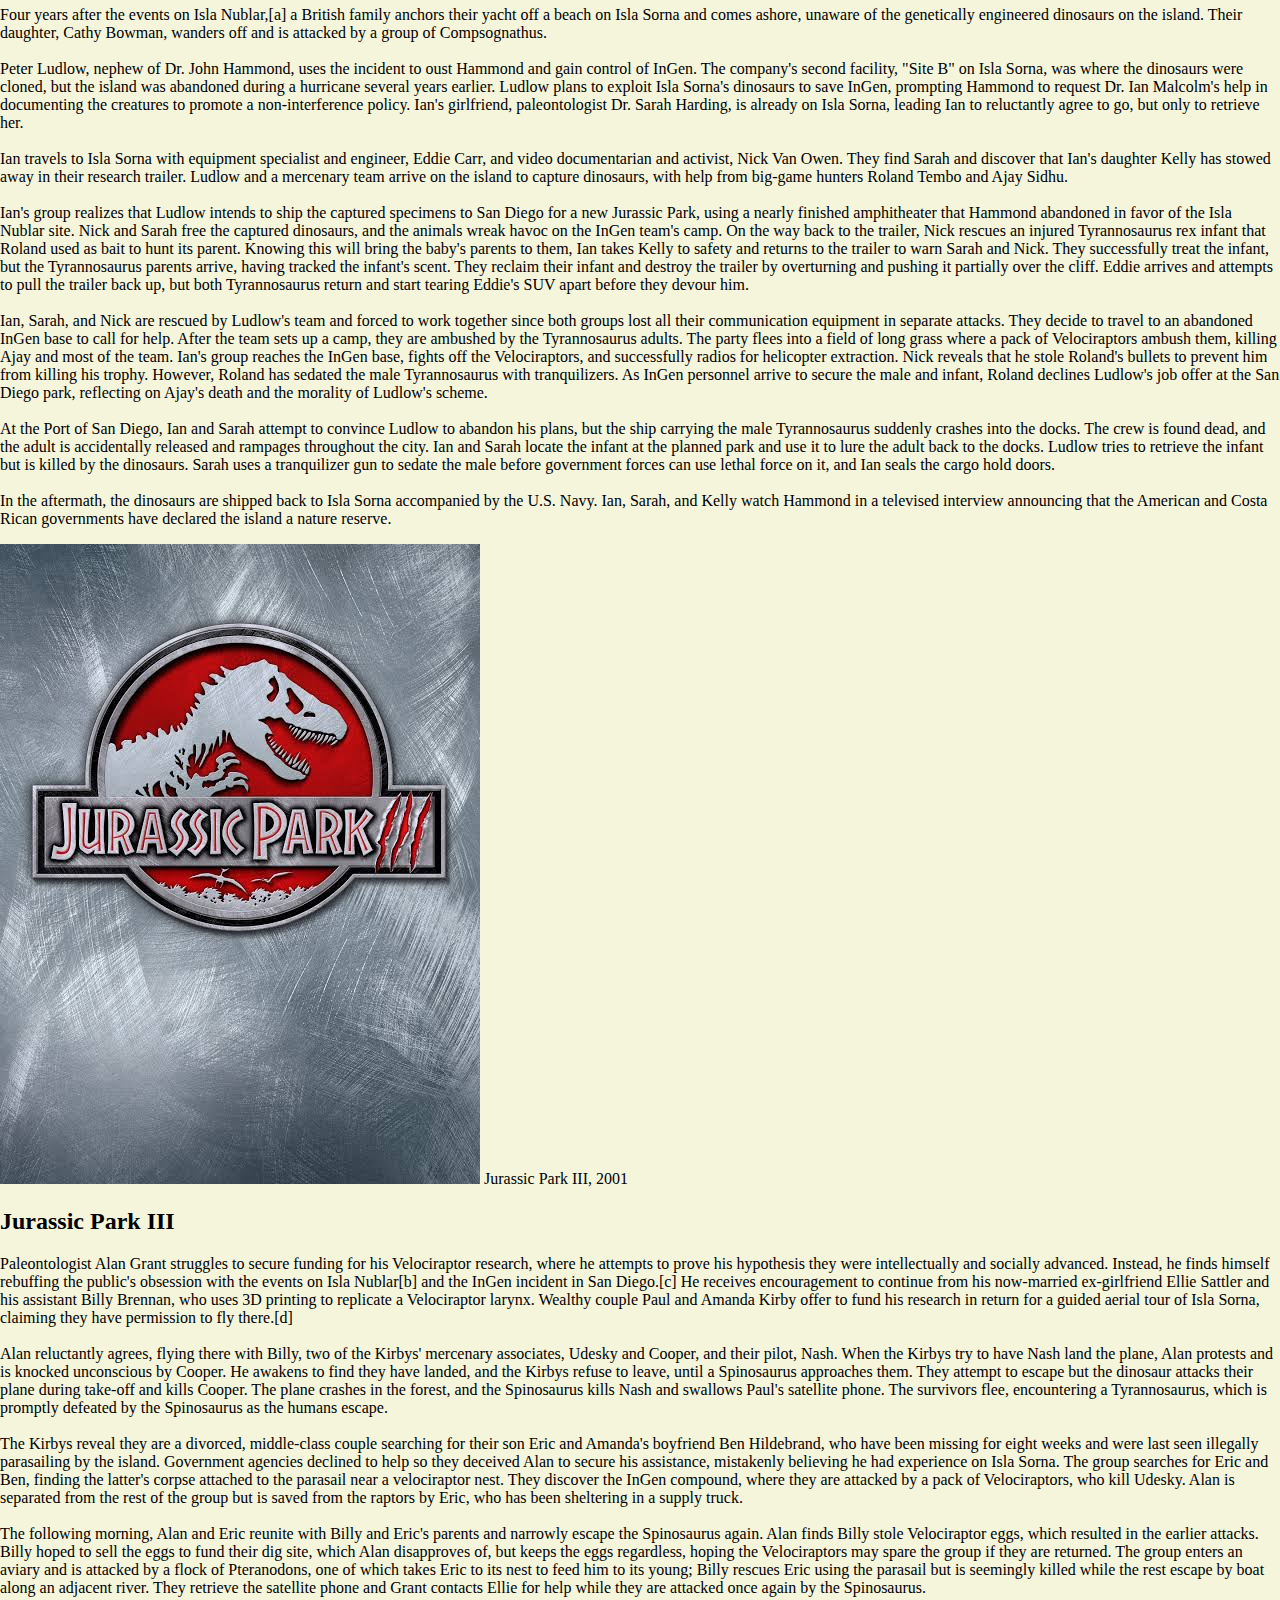
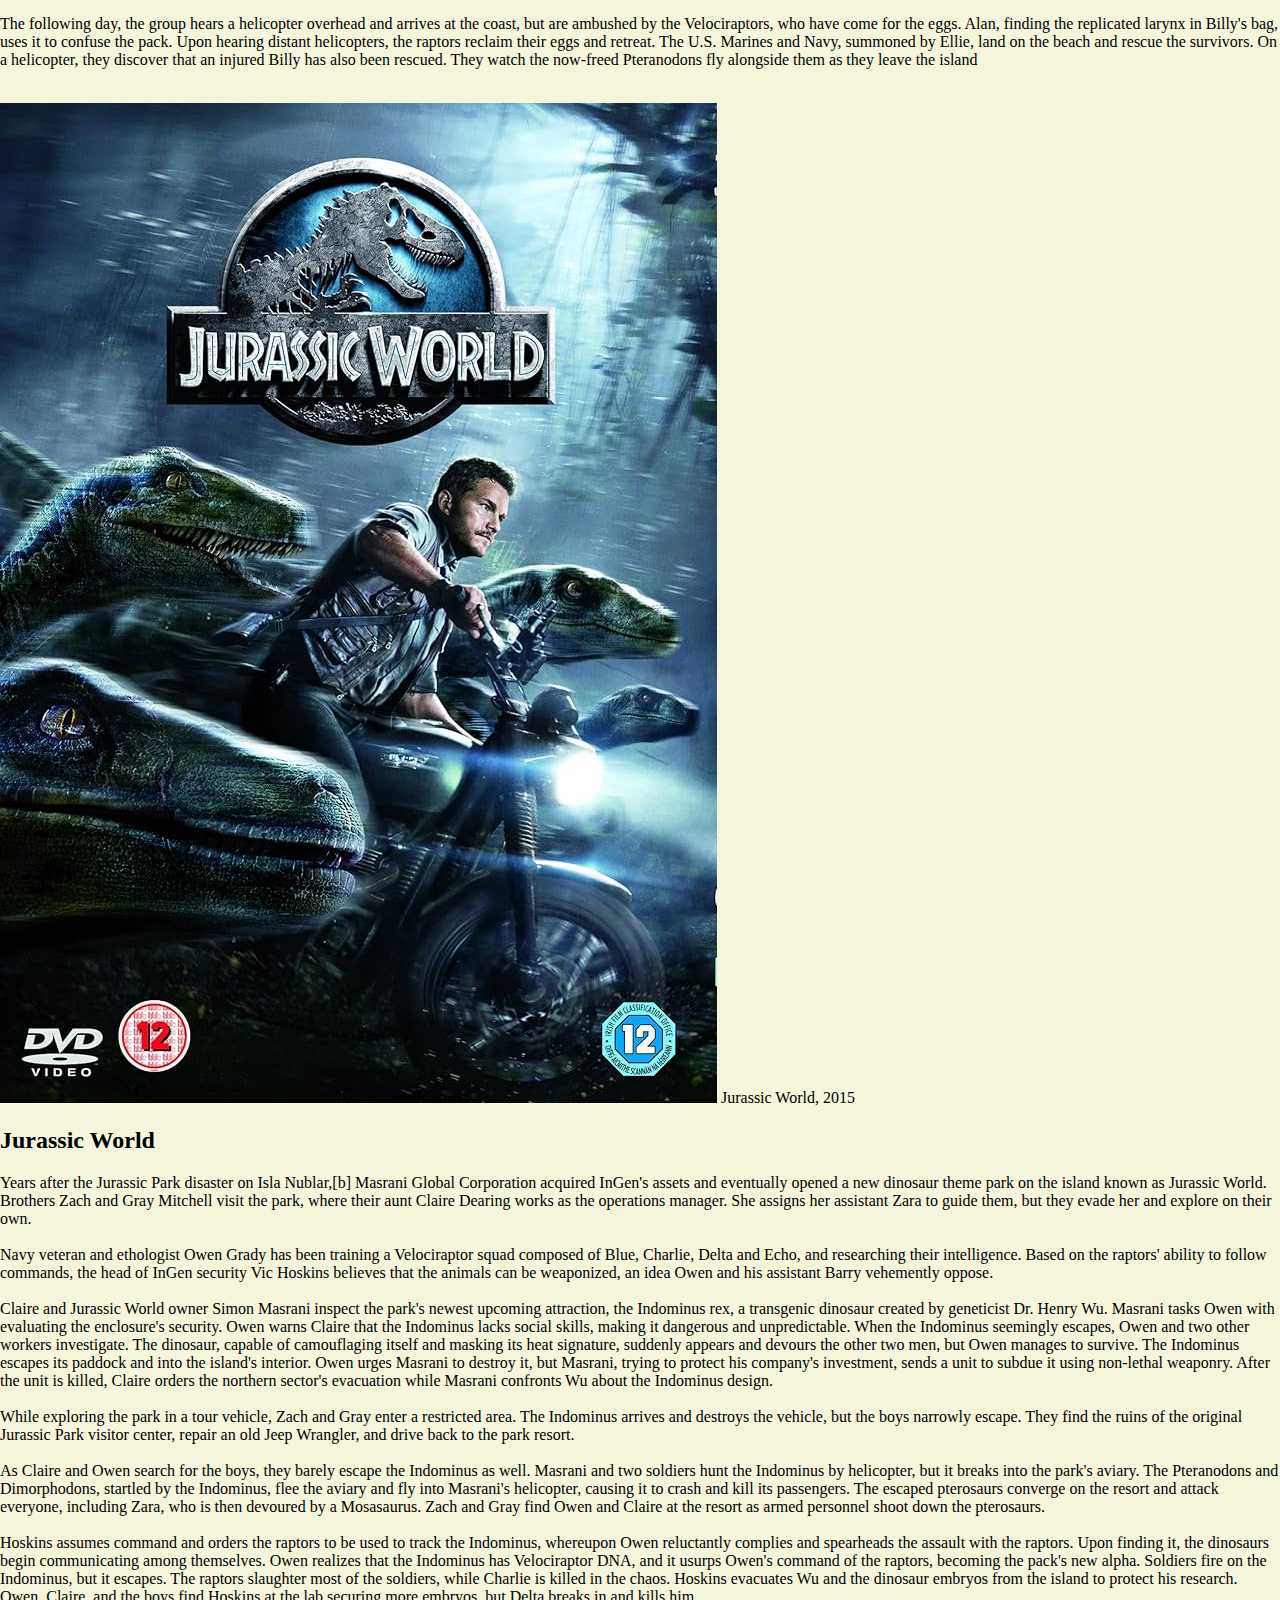
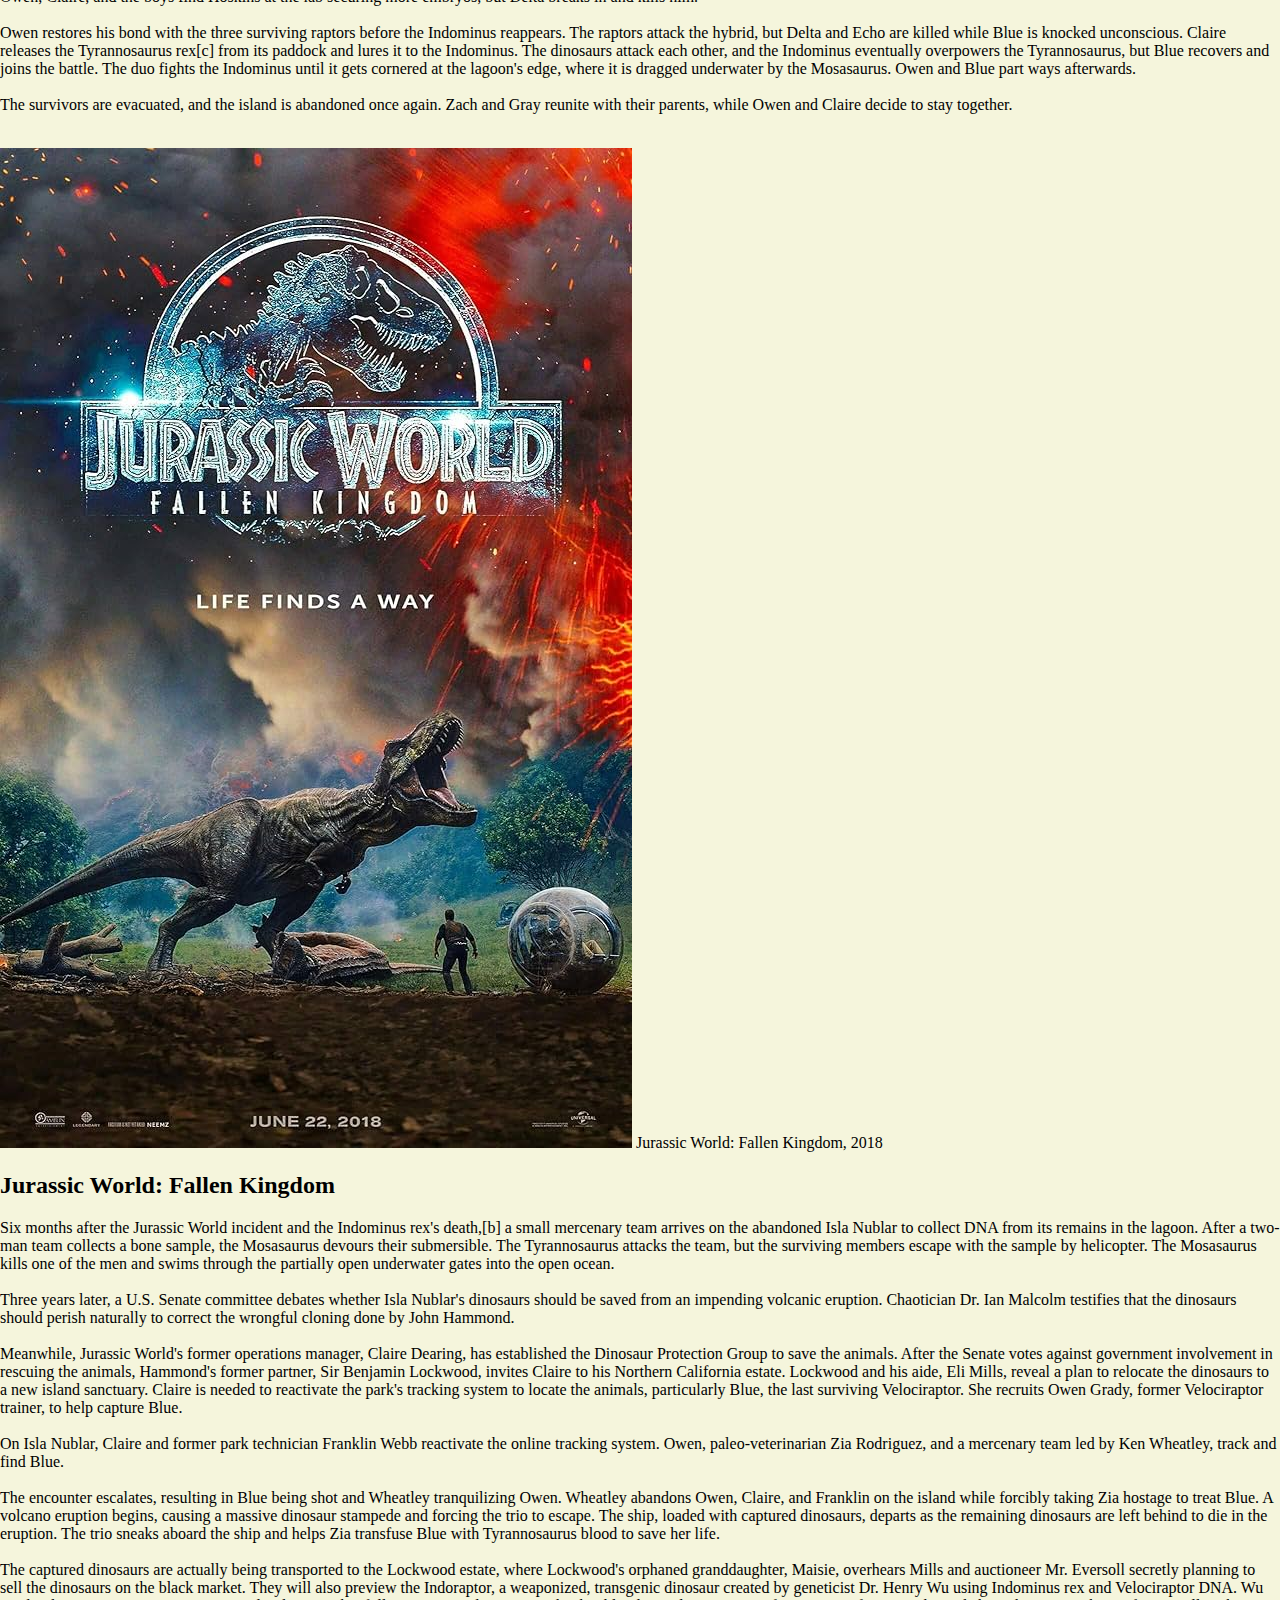
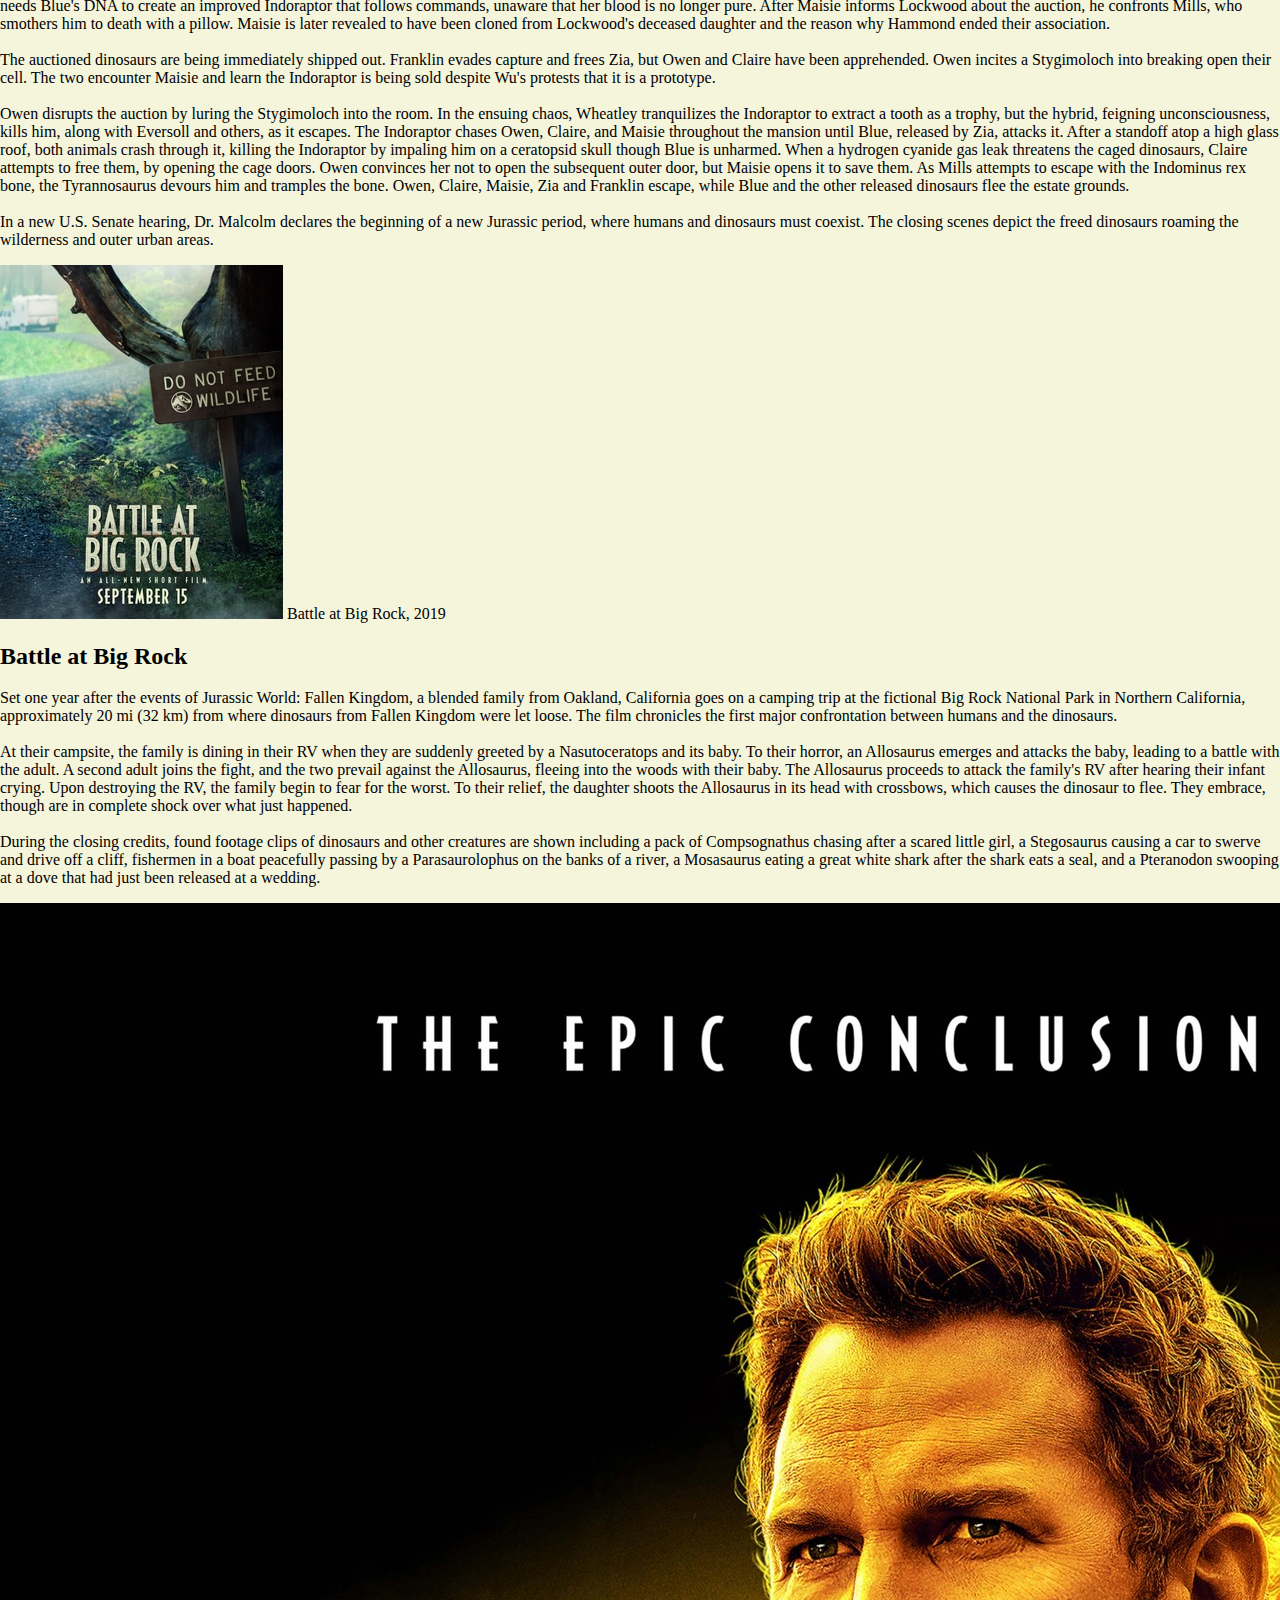
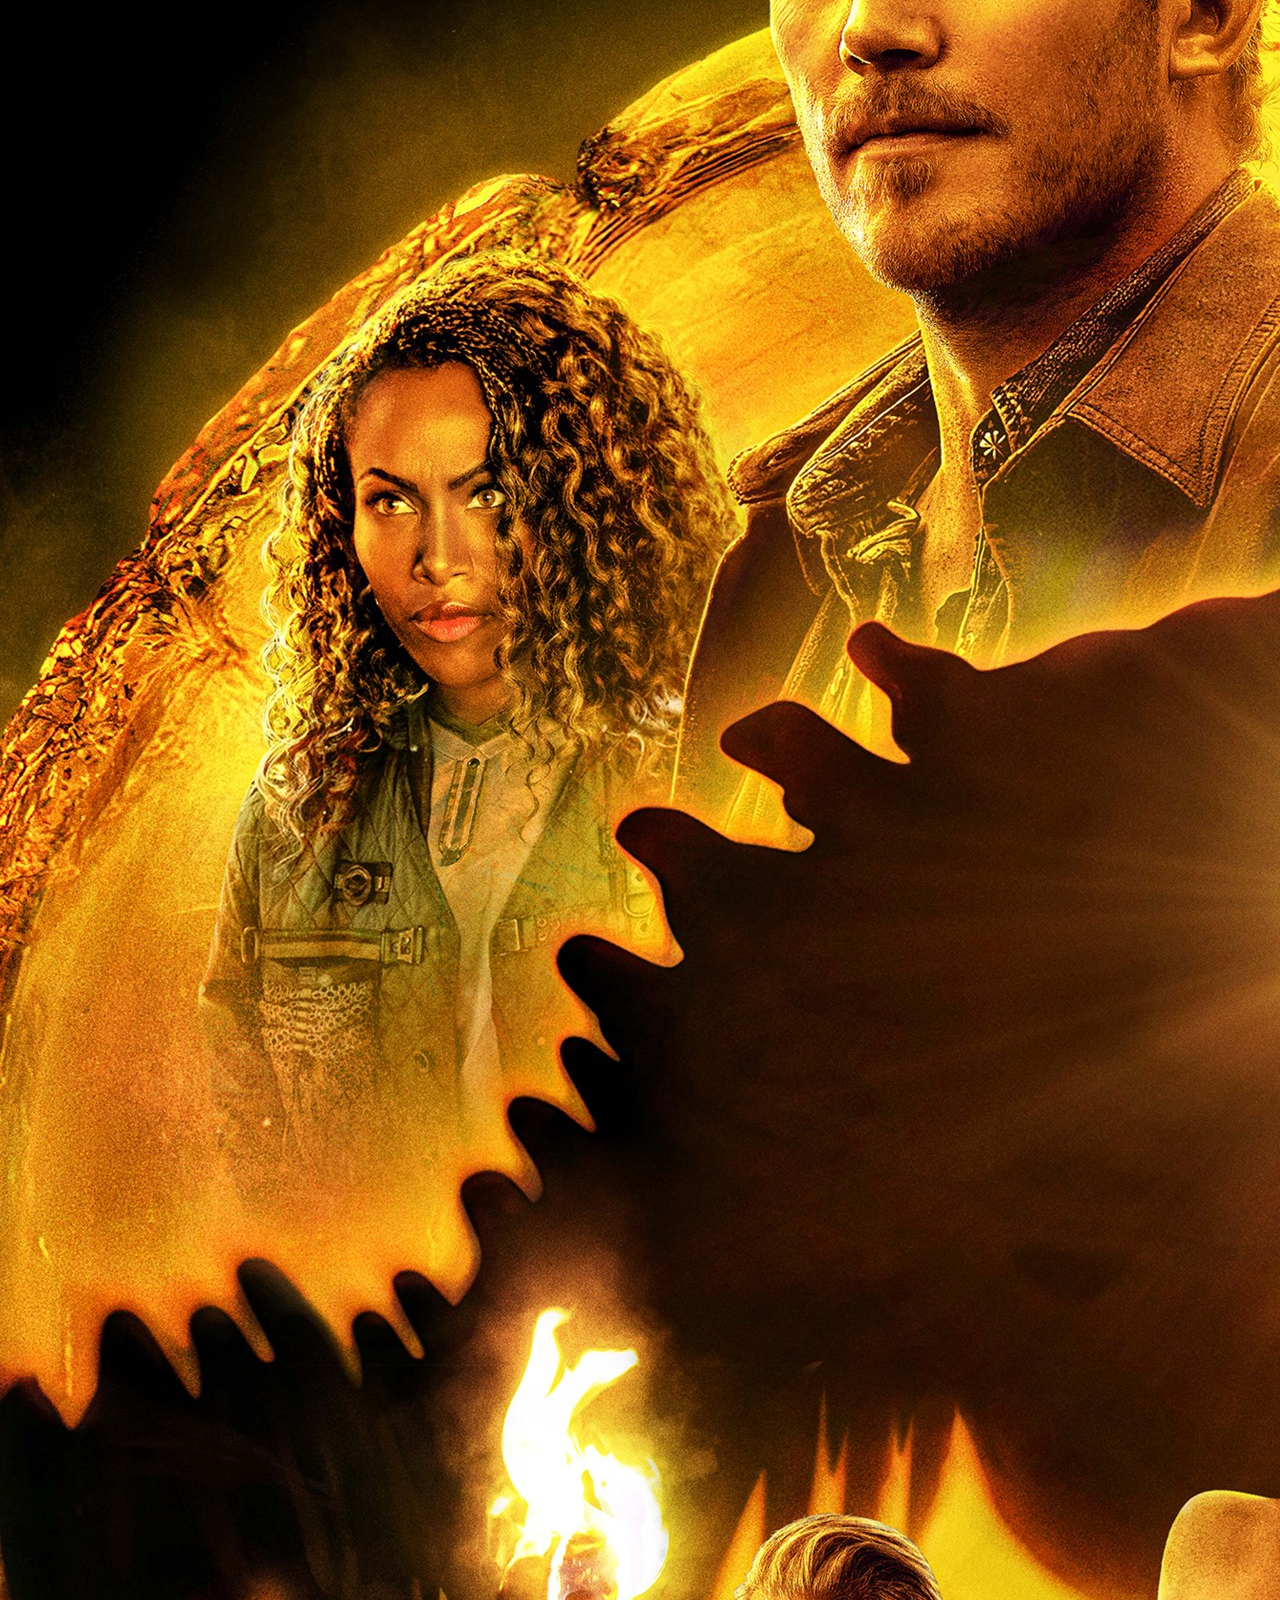
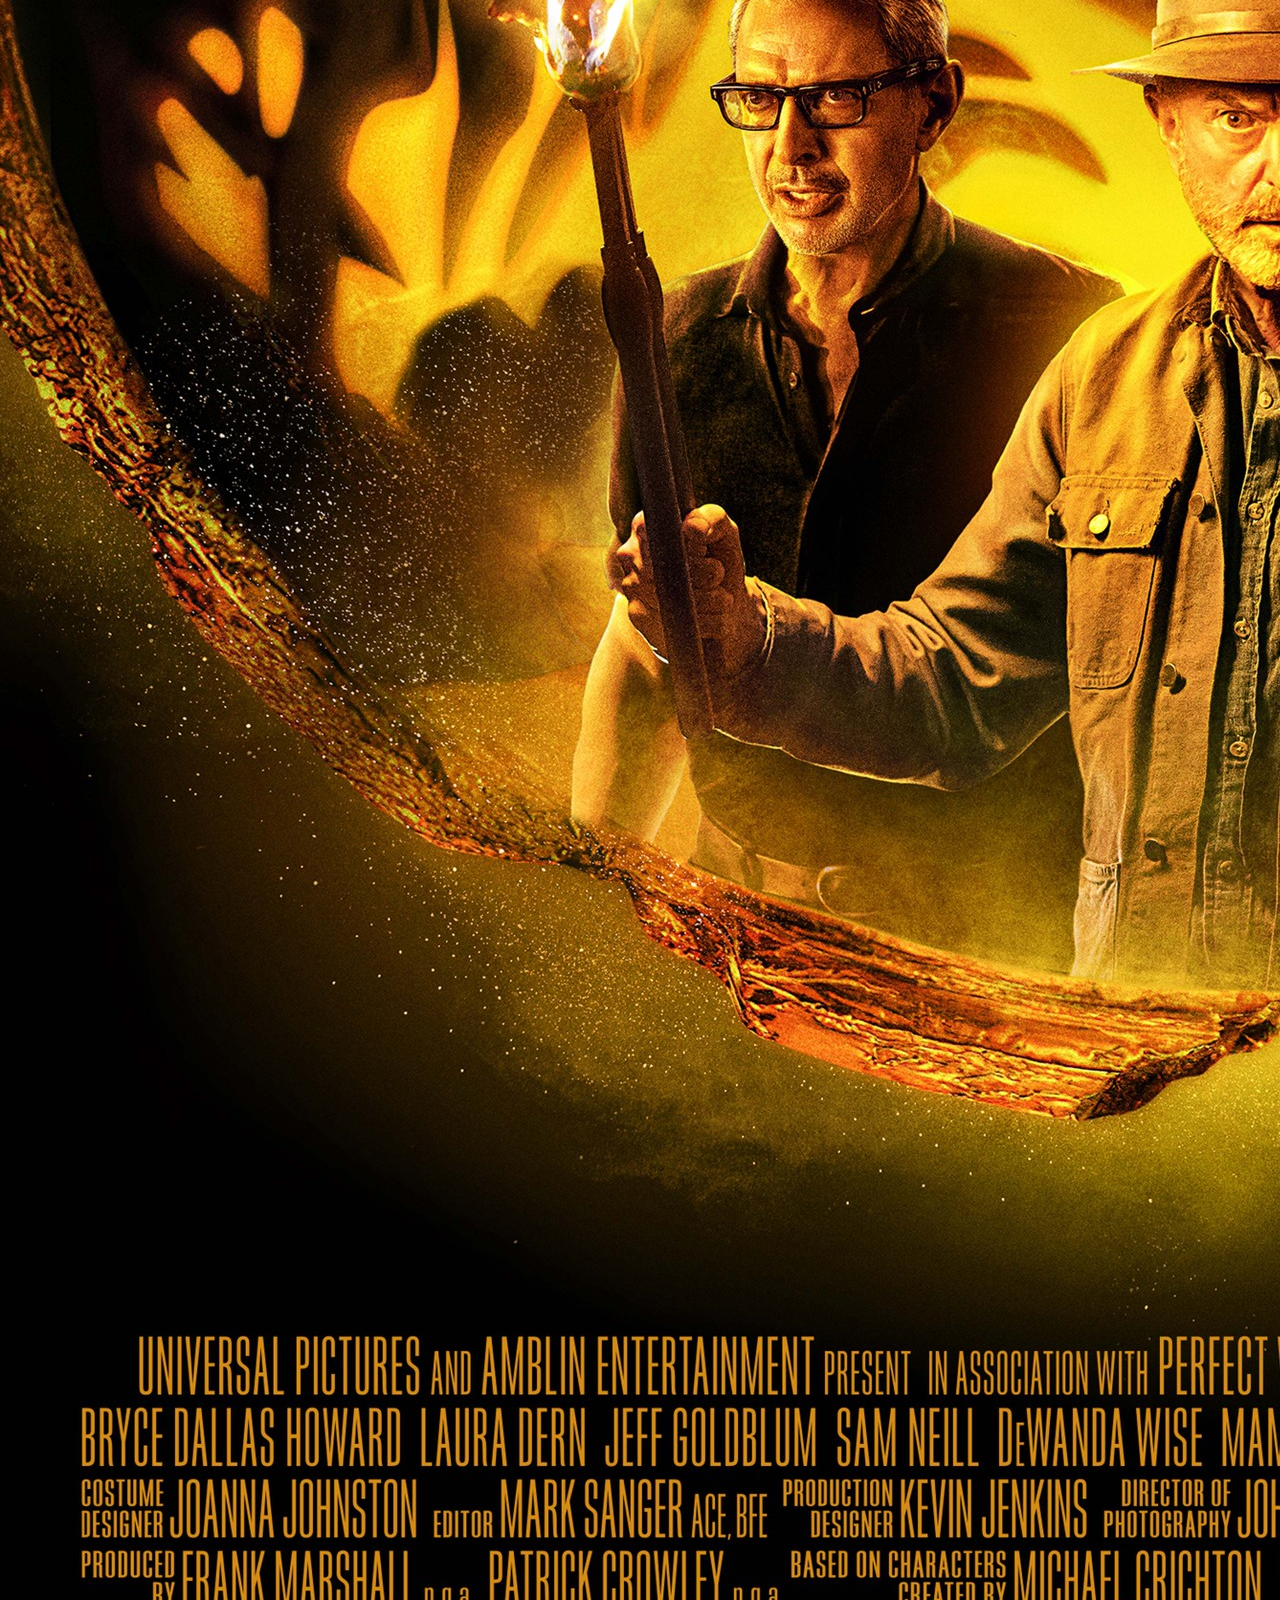
<file: timeline.html>
<!DOCTYPE html>
<html lang="en">
  <head>
    <meta charset="UTF-8" />
    <meta
      name="description"
      content="Timeline Page of the Jurassic Park Movies."
    />
    <meta name="viewport" content="width=device-width, initial-scale=1.0" />
    <link rel="stylesheet" type="text/css" href="timeline_styles.css" />
    <link rel="preconnect" href="https://fonts.googleapis.com" />
    <link rel="preconnect" href="https://fonts.gstatic.com" crossorigin />
    <link
      href="https://fonts.googleapis.com/css2?family=Outfit:wght@100..900&display=swap"
      rel="stylesheet"
    />
    <link
      rel="stylesheet"
      href="https://cdnjs.cloudflare.com/ajax/libs/animate.css/4.1.1/animate.min.css"
    />
    <title>Timeline</title>
  </head>
  <body class="column">
    <!--Button That Goes To Top-->
    <a href="#top" class="top_button"
      ><img class="top_arrow" src="assets/up-arrow.png"
    /></a>
    <header>
      <!--Navigation Bar-->
      <div class = "nav_container column">
      <img
        class="menu_logo animate__animated animate__fadeIn"
        src="assets/JurassicParkLogo.png"
        alt="Logo"
      />
      <nav class="menu row">
        <a class="menu_link" href="index.html">Home</a>
        <a class="menu_link_select" href="timeline.html">Movies</a>
        <a class="menu_link" href="credits.html">Credits</a>
        <a class="menu_link" href="#">Dinosaurs</a>
      </nav>
      </div>
    </header>
    <main>
      <div class="main_container column">
        <!--Scrolling Poster Cards-->
        <section id="top" class="card_container">
          <a class="card_link" href="#movie_one"
            ><div class="card">
              <img
                class="card_poster"
                src="assets/Timeline/JurassicPark_1.jpeg"
                alt="Jurassic Park"
              />
              <p class="card_caption">Jurassic Park <br />1993</p>
            </div></a
          >
          <a class="card_link" href="#movie_two"
            ><div class="card">
              <img
                class="card_poster"
                src="assets/Timeline/JurassicPark_2.jpeg"
                alt="Jurassic Park: The Lost World"
              />
              <p class="card_caption">
                Jurrasic Park: The Lost World <br />1997
              </p>
            </div></a
          >
          <a class="card_link" href="#movie_three"
            ><div class="card">
              <img
                class="card_poster"
                src="assets/Timeline/JurassicPark_3.jpeg"
                alt="Jurassic Park III"
              />
              <p class="card_caption">Jurassic Park III <br />2001</p>
            </div></a
          >
          <a class="card_link" href="#movie_four"
            ><div class="card">
              <img
                class="card_poster"
                src="assets/Timeline/JurassicPark_4.jpg"
                alt="Jurassic World"
              />
              <p class="card_caption">Jurassic World <br />2015</p>
            </div></a
          >
          <a class="card_link" href="#movie_five"
            ><div class="card">
              <img
                class="card_poster"
                src="assets/Timeline/JurassicPark_5.jpg"
                alt="Jurassic World: Fallen Kingdom"
              />
              <p class="card_caption">
                Jurassic World: Fallen Kingdom<br />2018
              </p>
            </div></a
          >
          <a class="card_link" href="#movie_six"
            ><div class="card">
              <img
                class="card_poster"
                src="assets/Timeline/JurassicPark_6.jpeg"
                alt="Battle at Big Rock"
              />
              <p class="card_caption">Battle At Big Rock<br />2019</p>
            </div></a
          >
          <a class="card_link" href="#movie_seven"
            ><div class="card">
              <img
                class="card_poster"
                src="assets/Timeline/JurassicPark_7.jpeg"
                alt="Jurassic World Dominion"
              />
              <p class="card_caption">Jurassic World Dominion<br />2022</p>
            </div></a
          >
          <a class="card_link" href="#movie_eight"
            ><div class="card">
              <img
                class="card_poster"
                src="assets/Timeline/JurassicPark_8.jpeg"
                alt="Jurasic World Rebirth"
              />
              <p class="card_caption">Jurassic World Rebirth<br />2025</p>
            </div></a
          >
        </section>

        <!--First Movie-->
        <article class="movies">
          <div class="movies_container">
            <div class="movies_poster_container">
              <img
                class="movies_poster"
                src="assets/Timeline/JurassicPark_1.jpeg"
                alt="Jurassic Park Poster"
              />
              <caption class="movies_caption">
                Jurassic Park, 1993
              </caption>
            </div>
            <div class="summary_container">
              <h2 class="movies_title" id="movie_one">Jurassic Park</h2>
              <p class="movies_summary">
                Industrialist John Hammond has created Jurassic Park, a theme
                park of de-extincted dinosaurs, on the tropical island Isla
                Nublar, off the coast of Costa Rica. After a Velociraptor kills
                a dinosaur handler, the park's investors, represented by lawyer
                Donald Gennaro, threaten to pull funding unless experts certify
                the island's safety. Gennaro invites chaotician Ian Malcolm, and
                Hammond invites paleontologist Alan Grant and paleobotanist
                Ellie Sattler. Upon arrival, the group is shocked to see living
                Brachiosaurus and Parasaurolophus. At the park's visitor center,
                the group learns that the cloning was accomplished by extracting
                dinosaur DNA from prehistoric mosquitoes preserved in amber. DNA
                from frogs, among other animals, was used to fill in gaps in the
                dinosaurs' genome.<br /><br />
                To prevent breeding, the dinosaurs were made female by direct
                chromosome manipulation. The group witnesses the hatching of a
                baby Velociraptor and visits the raptor enclosure. During lunch,
                the group debates the ethics of cloning and the park's creation.
                Malcolm warns of the implications of genetic engineering while
                Grant and Sattler express uncertainty over the ability of humans
                and dinosaurs to coexist. Hammond's grandchildren, Lex and Tim,
                join the others for a park tour in two self-driving electric
                Ford Explorer tour vehicles, while Hammond oversees them from
                the control room. Most of the dinosaurs fail to appear, and the
                group encounters a sick Triceratops. The tour is cut short as a
                tropical storm approaches. The park employees leave for the
                mainland on a boat while the visitors return to their
                railed-electric tour vehicles, except Sattler, who stays behind
                with the park's veterinarian, Dr. Harding, to study the
                Triceratops.<br /><br />
                Nedry's sabotage cuts power to the tour vehicles, stranding them
                as they near the park's Tyrannosaurus rex paddock. Most of the
                park's electric fences have also been deactivated, allowing the
                Tyrannosaurus to escape and attack the group. After the
                Tyrannosaurus overturns a tour vehicle, it injures Malcolm and
                devours Gennaro while Grant, Lex, and Tim escape. On his way to
                deliver the embryos to the island's docks, Nedry gets lost in
                the rain, crashes his Jeep Wrangler, and is killed by a
                venom-spitting Dilophosaurus. Sattler helps the game warden
                Robert Muldoon search for survivors; they find Malcolm just
                before the Tyrannosaurus returns and chases them away. Grant,
                Tim, and Lex take shelter in a treetop and encounter a
                Brachiosaurus herd. They discover the broken shells of dinosaur
                eggs the following morning. Grant concludes that the dinosaurs
                are breeding, which is possible because of amphibian DNA—animals
                like West African frogs can change their sex in a single-sex
                environment, enabling the dinosaurs to breed, proving Malcolm's
                earlier statement that "Life finds a way". The three later
                encounter a Gallimimus stampede being hunted by the
                Tyrannosaurus.<br /><br />
                Unable to decipher Nedry's code to reactivate the security
                system, Hammond and chief engineer Ray Arnold decide to reboot
                the park's systems. The group shuts down the park's power grid
                and retreats to an emergency bunker while Arnold heads to a
                maintenance shed to complete the rebooting process. When Arnold
                fails to return, Sattler and Muldoon head over, discovering the
                shutdown has released the Velociraptors. Muldoon distracts two
                of them while Sattler turns the power back on before being
                attacked by a third and discovering Arnold's severed arm. While
                she escapes, Muldoon is caught off-guard and killed by a
                Velociraptor.<br /><br />
                Grant, Tim, and Lex reach the visitor center. Grant heads out to
                look for Sattler, leaving Tim and Lex inside. The raptors appear
                and pursue Tim and Lex throughout a kitchen, but they escape,
                locking one in a freezer before joining Grant and Sattler. The
                group reaches the control room, and Lex restores the park's
                systems, allowing them to contact Hammond, who calls for help.
                As they try to leave, they are cornered by the two remaining
                raptors, but the Tyrannosaurus appears and kills the raptors
                while the group flees. Hammond arrives in a jeep with Malcolm,
                and they board a helicopter to leave the island. Grant and
                Hammond agree not to endorse the park.
              </p>
            </div>
          </div>

          <!--Second Movie-->
          <div class="movies_container">
            <div class="movies_poster_container">
              <img
                class="movies_poster"
                src="assets/Timeline/JurassicPark_2.jpeg"
                alt="Jurassic Park: The Lost World"
              />
              <caption class="movies_caption">
                Jurassic Park: The Lost World, 1997
              </caption>
            </div>
            <div class="summary_container">
              <h2 class="movies_title" id="movie_two">
                Jurassic Park: The Lost World
              </h2>
              <p class="movies_summary">
                Four years after the events on Isla Nublar,[a] a British family
                anchors their yacht off a beach on Isla Sorna and comes ashore,
                unaware of the genetically engineered dinosaurs on the island.
                Their daughter, Cathy Bowman, wanders off and is attacked by a
                group of Compsognathus. <br /><br />

                Peter Ludlow, nephew of Dr. John Hammond, uses the incident to
                oust Hammond and gain control of InGen. The company's second
                facility, "Site B" on Isla Sorna, was where the dinosaurs were
                cloned, but the island was abandoned during a hurricane several
                years earlier. Ludlow plans to exploit Isla Sorna's dinosaurs to
                save InGen, prompting Hammond to request Dr. Ian Malcolm's help
                in documenting the creatures to promote a non-interference
                policy. Ian's girlfriend, paleontologist Dr. Sarah Harding, is
                already on Isla Sorna, leading Ian to reluctantly agree to go,
                but only to retrieve her. <br /><br />

                Ian travels to Isla Sorna with equipment specialist and
                engineer, Eddie Carr, and video documentarian and activist, Nick
                Van Owen. They find Sarah and discover that Ian's daughter Kelly
                has stowed away in their research trailer. Ludlow and a
                mercenary team arrive on the island to capture dinosaurs, with
                help from big-game hunters Roland Tembo and Ajay Sidhu.<br /><br />

                Ian's group realizes that Ludlow intends to ship the captured
                specimens to San Diego for a new Jurassic Park, using a nearly
                finished amphitheater that Hammond abandoned in favor of the
                Isla Nublar site. Nick and Sarah free the captured dinosaurs,
                and the animals wreak havoc on the InGen team's camp. On the way
                back to the trailer, Nick rescues an injured Tyrannosaurus rex
                infant that Roland used as bait to hunt its parent. Knowing this
                will bring the baby's parents to them, Ian takes Kelly to safety
                and returns to the trailer to warn Sarah and Nick. They
                successfully treat the infant, but the Tyrannosaurus parents
                arrive, having tracked the infant's scent. They reclaim their
                infant and destroy the trailer by overturning and pushing it
                partially over the cliff. Eddie arrives and attempts to pull the
                trailer back up, but both Tyrannosaurus return and start tearing
                Eddie's SUV apart before they devour him. <br /><br />

                Ian, Sarah, and Nick are rescued by Ludlow's team and forced to
                work together since both groups lost all their communication
                equipment in separate attacks. They decide to travel to an
                abandoned InGen base to call for help. After the team sets up a
                camp, they are ambushed by the Tyrannosaurus adults. The party
                flees into a field of long grass where a pack of Velociraptors
                ambush them, killing Ajay and most of the team. Ian's group
                reaches the InGen base, fights off the Velociraptors, and
                successfully radios for helicopter extraction. Nick reveals that
                he stole Roland's bullets to prevent him from killing his
                trophy. However, Roland has sedated the male Tyrannosaurus with
                tranquilizers. As InGen personnel arrive to secure the male and
                infant, Roland declines Ludlow's job offer at the San Diego
                park, reflecting on Ajay's death and the morality of Ludlow's
                scheme.<br /><br />

                At the Port of San Diego, Ian and Sarah attempt to convince
                Ludlow to abandon his plans, but the ship carrying the male
                Tyrannosaurus suddenly crashes into the docks. The crew is found
                dead, and the adult is accidentally released and rampages
                throughout the city. Ian and Sarah locate the infant at the
                planned park and use it to lure the adult back to the docks.
                Ludlow tries to retrieve the infant but is killed by the
                dinosaurs. Sarah uses a tranquilizer gun to sedate the male
                before government forces can use lethal force on it, and Ian
                seals the cargo hold doors. <br /><br />

                In the aftermath, the dinosaurs are shipped back to Isla Sorna
                accompanied by the U.S. Navy. Ian, Sarah, and Kelly watch
                Hammond in a televised interview announcing that the American
                and Costa Rican governments have declared the island a nature
                reserve.
              </p>
            </div>
          </div>

          <!--Third Movie-->
          <div class="movies_container">
            <div class="movies_poster_container">
              <img
                class="movies_poster"
                src="assets/Timeline/JurassicPark_3.jpeg"
                alt="Jurassic Park III"
              />
              <caption class="movies_caption">
                Jurassic Park III, 2001
              </caption>
            </div>
            <div class="summary_container">
              <h2 class="movies_title" id="movie_three">Jurassic Park III</h2>
              <p class="movies_summary">
                Paleontologist Alan Grant struggles to secure funding for his
                Velociraptor research, where he attempts to prove his hypothesis
                they were intellectually and socially advanced. Instead, he
                finds himself rebuffing the public's obsession with the events
                on Isla Nublar[b] and the InGen incident in San Diego.[c] He
                receives encouragement to continue from his now-married
                ex-girlfriend Ellie Sattler and his assistant Billy Brennan, who
                uses 3D printing to replicate a Velociraptor larynx. Wealthy
                couple Paul and Amanda Kirby offer to fund his research in
                return for a guided aerial tour of Isla Sorna, claiming they
                have permission to fly there.[d]
                <br /><br />

                Alan reluctantly agrees, flying there with Billy, two of the
                Kirbys' mercenary associates, Udesky and Cooper, and their
                pilot, Nash. When the Kirbys try to have Nash land the plane,
                Alan protests and is knocked unconscious by Cooper. He awakens
                to find they have landed, and the Kirbys refuse to leave, until
                a Spinosaurus approaches them. They attempt to escape but the
                dinosaur attacks their plane during take-off and kills Cooper.
                The plane crashes in the forest, and the Spinosaurus kills Nash
                and swallows Paul's satellite phone. The survivors flee,
                encountering a Tyrannosaurus, which is promptly defeated by the
                Spinosaurus as the humans escape.<br /><br />

                The Kirbys reveal they are a divorced, middle-class couple
                searching for their son Eric and Amanda's boyfriend Ben
                Hildebrand, who have been missing for eight weeks and were last
                seen illegally parasailing by the island. Government agencies
                declined to help so they deceived Alan to secure his assistance,
                mistakenly believing he had experience on Isla Sorna. The group
                searches for Eric and Ben, finding the latter's corpse attached
                to the parasail near a velociraptor nest. They discover the
                InGen compound, where they are attacked by a pack of
                Velociraptors, who kill Udesky. Alan is separated from the rest
                of the group but is saved from the raptors by Eric, who has been
                sheltering in a supply truck.<br /><br />

                The following morning, Alan and Eric reunite with Billy and
                Eric's parents and narrowly escape the Spinosaurus again. Alan
                finds Billy stole Velociraptor eggs, which resulted in the
                earlier attacks. Billy hoped to sell the eggs to fund their dig
                site, which Alan disapproves of, but keeps the eggs regardless,
                hoping the Velociraptors may spare the group if they are
                returned. The group enters an aviary and is attacked by a flock
                of Pteranodons, one of which takes Eric to its nest to feed him
                to its young; Billy rescues Eric using the parasail but is
                seemingly killed while the rest escape by boat along an adjacent
                river. They retrieve the satellite phone and Grant contacts
                Ellie for help while they are attacked once again by the
                Spinosaurus.<br /><br />

                The following day, the group hears a helicopter overhead and
                arrives at the coast, but are ambushed by the Velociraptors, who
                have come for the eggs. Alan, finding the replicated larynx in
                Billy's bag, uses it to confuse the pack. Upon hearing distant
                helicopters, the raptors reclaim their eggs and retreat. The
                U.S. Marines and Navy, summoned by Ellie, land on the beach and
                rescue the survivors. On a helicopter, they discover that an
                injured Billy has also been rescued. They watch the now-freed
                Pteranodons fly alongside them as they leave the island<br /><br />
              </p>
            </div>
          </div>

          <!--Fourth Movie-->
          <div class="movies_container">
            <div class="movies_poster_container">
              <img
                class="movies_poster"
                src="assets/Timeline/JurassicPark_4.jpg"
                alt="Jurassic World"
              />
              <caption class="movies_caption">
                Jurassic World, 2015
              </caption>
            </div>
            <div class="summary_container">
              <h2 class="movies_title" id="movie_four">Jurassic World</h2>
              <p class="movies_summary">
                Years after the Jurassic Park disaster on Isla Nublar,[b]
                Masrani Global Corporation acquired InGen's assets and
                eventually opened a new dinosaur theme park on the island known
                as Jurassic World. Brothers Zach and Gray Mitchell visit the
                park, where their aunt Claire Dearing works as the operations
                manager. She assigns her assistant Zara to guide them, but they
                evade her and explore on their own.
                <br /><br />

                Navy veteran and ethologist Owen Grady has been training a
                Velociraptor squad composed of Blue, Charlie, Delta and Echo,
                and researching their intelligence. Based on the raptors'
                ability to follow commands, the head of InGen security Vic
                Hoskins believes that the animals can be weaponized, an idea
                Owen and his assistant Barry vehemently oppose.<br /><br />

                Claire and Jurassic World owner Simon Masrani inspect the park's
                newest upcoming attraction, the Indominus rex, a transgenic
                dinosaur created by geneticist Dr. Henry Wu. Masrani tasks Owen
                with evaluating the enclosure's security. Owen warns Claire that
                the Indominus lacks social skills, making it dangerous and
                unpredictable. When the Indominus seemingly escapes, Owen and
                two other workers investigate. The dinosaur, capable of
                camouflaging itself and masking its heat signature, suddenly
                appears and devours the other two men, but Owen manages to
                survive. The Indominus escapes its paddock and into the island's
                interior. Owen urges Masrani to destroy it, but Masrani, trying
                to protect his company's investment, sends a unit to subdue it
                using non-lethal weaponry. After the unit is killed, Claire
                orders the northern sector's evacuation while Masrani confronts
                Wu about the Indominus design.<br /><br />

                While exploring the park in a tour vehicle, Zach and Gray enter
                a restricted area. The Indominus arrives and destroys the
                vehicle, but the boys narrowly escape. They find the ruins of
                the original Jurassic Park visitor center, repair an old Jeep
                Wrangler, and drive back to the park resort.<br /><br />

                As Claire and Owen search for the boys, they barely escape the
                Indominus as well. Masrani and two soldiers hunt the Indominus
                by helicopter, but it breaks into the park's aviary. The
                Pteranodons and Dimorphodons, startled by the Indominus, flee
                the aviary and fly into Masrani's helicopter, causing it to
                crash and kill its passengers. The escaped pterosaurs converge
                on the resort and attack everyone, including Zara, who is then
                devoured by a Mosasaurus. Zach and Gray find Owen and Claire at
                the resort as armed personnel shoot down the pterosaurs.<br /><br />

                Hoskins assumes command and orders the raptors to be used to
                track the Indominus, whereupon Owen reluctantly complies and
                spearheads the assault with the raptors. Upon finding it, the
                dinosaurs begin communicating among themselves. Owen realizes
                that the Indominus has Velociraptor DNA, and it usurps Owen's
                command of the raptors, becoming the pack's new alpha. Soldiers
                fire on the Indominus, but it escapes. The raptors slaughter
                most of the soldiers, while Charlie is killed in the chaos.
                Hoskins evacuates Wu and the dinosaur embryos from the island to
                protect his research. Owen, Claire, and the boys find Hoskins at
                the lab securing more embryos, but Delta breaks in and kills
                him.<br /><br />

                Owen restores his bond with the three surviving raptors before
                the Indominus reappears. The raptors attack the hybrid, but
                Delta and Echo are killed while Blue is knocked unconscious.
                Claire releases the Tyrannosaurus rex[c] from its paddock and
                lures it to the Indominus. The dinosaurs attack each other, and
                the Indominus eventually overpowers the Tyrannosaurus, but Blue
                recovers and joins the battle. The duo fights the Indominus
                until it gets cornered at the lagoon's edge, where it is dragged
                underwater by the Mosasaurus. Owen and Blue part ways
                afterwards.<br /><br />

                The survivors are evacuated, and the island is abandoned once
                again. Zach and Gray reunite with their parents, while Owen and
                Claire decide to stay together. <br /><br />
              </p>
            </div>
          </div>

          <!--Fifth Movie-->
          <div class="movies_container">
            <div class="movies_poster_container">
              <img
                class="movies_poster"
                src="assets/Timeline/JurassicPark_5.jpg"
                alt="Jurassic World"
              />
              <caption class="movies_caption">
                Jurassic World: Fallen Kingdom, 2018
              </caption>
            </div>
            <div class="summary_container">
              <h2 class="movies_title" id="movie_five">
                Jurassic World: Fallen Kingdom
              </h2>
              <p class="movies_summary">
                Six months after the Jurassic World incident and the Indominus
                rex's death,[b] a small mercenary team arrives on the abandoned
                Isla Nublar to collect DNA from its remains in the lagoon. After
                a two-man team collects a bone sample, the Mosasaurus devours
                their submersible. The Tyrannosaurus attacks the team, but the
                surviving members escape with the sample by helicopter. The
                Mosasaurus kills one of the men and swims through the partially
                open underwater gates into the open ocean.
                <br /><br />

                Three years later, a U.S. Senate committee debates whether Isla
                Nublar's dinosaurs should be saved from an impending volcanic
                eruption. Chaotician Dr. Ian Malcolm testifies that the
                dinosaurs should perish naturally to correct the wrongful
                cloning done by John Hammond.<br /><br />

                Meanwhile, Jurassic World's former operations manager, Claire
                Dearing, has established the Dinosaur Protection Group to save
                the animals. After the Senate votes against government
                involvement in rescuing the animals, Hammond's former partner,
                Sir Benjamin Lockwood, invites Claire to his Northern California
                estate. Lockwood and his aide, Eli Mills, reveal a plan to
                relocate the dinosaurs to a new island sanctuary. Claire is
                needed to reactivate the park's tracking system to locate the
                animals, particularly Blue, the last surviving Velociraptor. She
                recruits Owen Grady, former Velociraptor trainer, to help
                capture Blue.<br /><br />

                On Isla Nublar, Claire and former park technician Franklin Webb
                reactivate the online tracking system. Owen, paleo-veterinarian
                Zia Rodriguez, and a mercenary team led by Ken Wheatley, track
                and find Blue.<br /><br />

                The encounter escalates, resulting in Blue being shot and
                Wheatley tranquilizing Owen. Wheatley abandons Owen, Claire, and
                Franklin on the island while forcibly taking Zia hostage to
                treat Blue. A volcano eruption begins, causing a massive
                dinosaur stampede and forcing the trio to escape. The ship,
                loaded with captured dinosaurs, departs as the remaining
                dinosaurs are left behind to die in the eruption. The trio
                sneaks aboard the ship and helps Zia transfuse Blue with
                Tyrannosaurus blood to save her life.<br /><br />

                The captured dinosaurs are actually being transported to the
                Lockwood estate, where Lockwood's orphaned granddaughter,
                Maisie, overhears Mills and auctioneer Mr. Eversoll secretly
                planning to sell the dinosaurs on the black market. They will
                also preview the Indoraptor, a weaponized, transgenic dinosaur
                created by geneticist Dr. Henry Wu using Indominus rex and
                Velociraptor DNA. Wu needs Blue's DNA to create an improved
                Indoraptor that follows commands, unaware that her blood is no
                longer pure. After Maisie informs Lockwood about the auction, he
                confronts Mills, who smothers him to death with a pillow. Maisie
                is later revealed to have been cloned from Lockwood's deceased
                daughter and the reason why Hammond ended their association.<br /><br />

                The auctioned dinosaurs are being immediately shipped out.
                Franklin evades capture and frees Zia, but Owen and Claire have
                been apprehended. Owen incites a Stygimoloch into breaking open
                their cell. The two encounter Maisie and learn the Indoraptor is
                being sold despite Wu's protests that it is a prototype.<br /><br />

                Owen disrupts the auction by luring the Stygimoloch into the
                room. In the ensuing chaos, Wheatley tranquilizes the Indoraptor
                to extract a tooth as a trophy, but the hybrid, feigning
                unconsciousness, kills him, along with Eversoll and others, as
                it escapes. The Indoraptor chases Owen, Claire, and Maisie
                throughout the mansion until Blue, released by Zia, attacks it.
                After a standoff atop a high glass roof, both animals crash
                through it, killing the Indoraptor by impaling him on a
                ceratopsid skull though Blue is unharmed. When a hydrogen
                cyanide gas leak threatens the caged dinosaurs, Claire attempts
                to free them, by opening the cage doors. Owen convinces her not
                to open the subsequent outer door, but Maisie opens it to save
                them. As Mills attempts to escape with the Indominus rex bone,
                the Tyrannosaurus devours him and tramples the bone. Owen,
                Claire, Maisie, Zia and Franklin escape, while Blue and the
                other released dinosaurs flee the estate grounds. <br /><br />

                In a new U.S. Senate hearing, Dr. Malcolm declares the beginning
                of a new Jurassic period, where humans and dinosaurs must
                coexist. The closing scenes depict the freed dinosaurs roaming
                the wilderness and outer urban areas.
              </p>
            </div>
          </div>

          <!--Sixth Movie-->
          <div class="movies_container">
            <div class="movies_poster_container">
              <img
                class="movies_poster"
                src="assets/Timeline/JurassicPark_6.jpeg"
                alt="Battle at Big Rock"
              />
              <caption class="movies_caption">
                Battle at Big Rock, 2019
              </caption>
            </div>
            <div class="summary_container">
              <h2 class="movies_title" id="movie_six">Battle at Big Rock</h2>
              <p class="movies_summary">
                Set one year after the events of Jurassic World: Fallen Kingdom,
                a blended family from Oakland, California goes on a camping trip
                at the fictional Big Rock National Park in Northern California,
                approximately 20 mi (32 km) from where dinosaurs from Fallen
                Kingdom were let loose. The film chronicles the first major
                confrontation between humans and the dinosaurs.
                <br /><br />

                At their campsite, the family is dining in their RV when they
                are suddenly greeted by a Nasutoceratops and its baby. To their
                horror, an Allosaurus emerges and attacks the baby, leading to a
                battle with the adult. A second adult joins the fight, and the
                two prevail against the Allosaurus, fleeing into the woods with
                their baby. The Allosaurus proceeds to attack the family's RV
                after hearing their infant crying. Upon destroying the RV, the
                family begin to fear for the worst. To their relief, the
                daughter shoots the Allosaurus in its head with crossbows, which
                causes the dinosaur to flee. They embrace, though are in
                complete shock over what just happened.<br /><br />

                During the closing credits, found footage clips of dinosaurs and
                other creatures are shown including a pack of Compsognathus
                chasing after a scared little girl, a Stegosaurus causing a car
                to swerve and drive off a cliff, fishermen in a boat peacefully
                passing by a Parasaurolophus on the banks of a river, a
                Mosasaurus eating a great white shark after the shark eats a
                seal, and a Pteranodon swooping at a dove that had just been
                released at a wedding.
              </p>
            </div>
          </div>

          <!--Seventh Movie-->
          <div class="movies_container">
            <div class="movies_poster_container">
              <img
                class="movies_poster"
                src="assets/Timeline/JurassicPark_7.jpeg"
                alt="Jurassic World Dominion"
              />
              <caption class="movies_caption">
                Jurassic World Dominion, 2022
              </caption>
            </div>
            <div class="summary_container">
              <h2 class="movies_title" id="movie_seven">
                Jurassic World Dominion
              </h2>
              <p class="movies_summary">
                Four years after the Lockwood Estate incident that followed the
                volcanic eruption of Isla Nublar,[b] once-extinct dinosaurs and
                other prehistoric animals freely roam the Earth. Amid global
                efforts to control them, Biosyn Genetics establishes a dinosaur
                preserve in Italy's Dolomites and conducts genomics research,
                ostensibly for pharmacological applications.
                <br /><br />

                Claire Dearing, Zia Rodriguez, and Franklin Webb investigate
                illegal dinosaur breeding sites, also gathering proof of cases
                of animal cruelty. Claire's partner, Owen Grady, helps relocate
                stray dinosaurs. At their remote cabin in the Sierra Nevada
                mountains, Claire and Owen secretly raise 14-year-old Maisie
                Lockwood (Benjamin Lockwood's biogenetic granddaughter) and
                protect her from groups seeking to exploit her unique genetic
                makeup.<br /><br />

                When Blue, the Velociraptor Owen raised and trained, arrives at
                the cabin with an asexually-reproduced hatchling, Maisie names
                it Beta. Increasingly frustrated living in seclusion, Maisie
                sneaks away to explore. Mercenaries searching for Maisie find
                and kidnap her and capture Beta.<br /><br />

                Meanwhile, swarms of giant locusts are decimating U.S. crops.
                Dr. Ellie Sattler observes that crops grown with Biosyn seeds
                are left uneaten, raising suspicions that Biosyn created the
                insects. She takes a captured locust to her former romantic
                partner, paleontologist Dr. Alan Grant and reveals she is now
                divorced from her husband Mark.[c] They determine the locust was
                genetically engineered with Cretaceous-period and contemporary
                DNA.<br /><br />

                Franklin, now with the CIA's dangerous-species division,
                believes Maisie may have been taken to Malta. Upon arrival
                there, Claire and Owen infiltrate a dinosaur black market with
                Owen's former Jurassic World colleague Barry Sembène, who is
                leading a French Intelligence raid. Carnivorous dinosaurs are
                unleashed during the foray, wreaking havoc. When Claire and Owen
                learn that Maisie and Beta were transported to the Biosyn
                facility, sympathetic cargo pilot Kayla Watts agrees to fly them
                there.<br /><br />

                Chaotician Dr. Ian Malcolm now works for Biosyn. He sought
                Ellie's help to expose CEO Dr. Lewis Dodgson after
                communications director Ramsay Cole warned him of Dodgson's
                illegal activities. Dodgson is exploiting dinosaurs and coerces
                former InGen geneticist Dr. Henry Wu to modify the transgenic
                locust to let Biosyn corner the world's food supply. Wu
                denounces the plan, warning it will cause an ecological collapse
                as the locusts spread unchecked.<br /><br />

                Wu meets Maisie and explains that his former colleague, Dr.
                Charlotte Lockwood (Benjamin Lockwood's deceased daughter), used
                her own DNA to replicate and give birth to the genetically
                identical Maisie. She also altered Maisie's DNA to prevent her
                from inheriting the fatal disease which she had. Wu believes
                that Maisie and Beta's asexual conception and DNA are key to
                creating a pathogen to halt the locust outbreak.<br /><br />

                A Quetzalcoatlus attacks Kayla's plane in Biosyn's airspace,
                forcing Owen and Kayla to crash land while Claire is ejected.
                After separate dinosaur encounters, the three regroup. Inside
                Biosyn, Ian and Ramsay covertly advise Ellie and Alan on where
                to obtain a locust DNA sample. While searching for the lab, they
                encounter Maisie. Discovering the breach, Dodgson attempts to
                incinerate the locusts to destroy evidence; some locusts escape
                through an air vent while ablaze, sparking a wildfire around the
                preserve. <br /><br />

                Alan, Ellie, and Maisie barely escape the facility before
                finding Ian. They meet Owen, Claire and Kayla, with Ramsay later
                joining them. Dodgson flees with dinosaur embryos[d] via a
                hyperloop, but becomes trapped after Claire and Ellie reroute
                the power and is then killed by a trio of Dilophosaurus. As the
                group works together, Owen, with Alan and Maisie's help,
                captures Beta. They and Wu escape in a Biosyn helicopter amidst
                a fight between a Giganotosaurus and Isla Nublar's former
                resident Tyrannosaurus,[e] the latter assisted by a
                Therizinosaurus.
              </p>
            </div>
          </div>

          <!--Eighth Movie-->
          <div class="movies_container">
            <div class="movies_poster_container">
              <img
                class="movies_poster"
                src="assets/Timeline/JurassicPark_8.jpeg"
                alt="Jurassic World Rebirth"
              />
              <caption class="movies_caption">
                Jurassic World Rebirth, 2025
              </caption>
            </div>
            <div class="summary_container">
              <h2 class="movies_title" id="movie_eight">
                Jurassic World Rebirth
              </h2>
              <p class="movies_summary">
                In 2008, seven years after the rescue of Eric Kirby[b] and seven
                years before the Jurassic World incident,[c] InGen uses a
                laboratory on the island of Île Saint-Hubert in the Atlantic
                Ocean to create transgenetic mutated dinosaurs. One of these
                creations, a deformed six-limbed tyrannosaur dubbed "Distortus
                rex" escapes containment, kills an employee and wreaks havoc,
                forcing the facility personnel to abandon the island.
                <br /><br />

                In the present, five years after the Biosyn incident that caused
                the transgenic locust outbreak,[d] the Earth's climate becomes
                inhospitable to sustain the de-extinct animals. They are forced
                to reside in areas around the equator, which resemble the
                Mesozoic climate, making them marked as no-travel zones.<br /><br />

                Martin Krebs, an executive at pharmaceutical company
                ParkerGenix, recruits Zora Bennett, an ex-military covert
                operative, to collaborate with paleontologist Dr. Henry Loomis
                on a top-secret mission. Their goal is to retrieve biomaterial
                samples from the three largest remaining prehistoric specimens,
                which hold the key to a new heart disease treatment. In a bar in
                Suriname, Zora recruits her longtime friend Duncan Kincaid to
                lead the expedition. He brings boat driver LeClerc, mercenary
                Nina, and security chief Bobby Atwater.

                <br /><br />

                The expedition team sets out to Île Saint-Hubert to extract
                samples from the aquatic Mosasaurus, terrestrial Titanosaurus,
                and avian Quetzalcoatlus. Meanwhile, Reuben Delgado is sailing
                nearby with his daughters Isabella and Teresa, before the latter
                leaves for college. Traveling with them is Teresa's boyfriend
                Xavier Dobbs, whom Reuben finds obnoxious. The family are
                shipwrecked by the Mosasaurus and use a radio to call for help,
                with the expedition team coming to their rescue.<br /><br />

                The team soon encounters the Mosasaurus and extracts a sample
                from it, but the creature returns with a group of Spinosaurus
                and attacks the ship, killing Bobby. Teresa attempts to use the
                radio to call for help, but Martin panics and shoves her away to
                protect the mission's secrecy. Teresa falls overboard after
                Martin refuses to help her. Xavier jumps overboard to rescue
                her, followed by Reuben and Isabella, separating from the
                expedition team. The mosasaur forces the ship aground, and Nina
                is killed onshore by a Spinosaurus. Zora informs the survivors
                that she employed a rescue helicopter to circle the island in 24
                hours.<br /><br />

                The team locates a Titanosaurus herd in a field and easily
                extracts the second sample. Because the Quetzalcoatlus is a
                large and carnivorous animal, the team hopes to avoid issues by
                getting their final sample from an egg instead. Zora, Henry and
                LeClerc rappel to reach the nest, located in an ancient temple
                on the side of a cliff. A parent Quetzalcoatlus returns to the
                nest and devours LeClerc, although Zora and Henry manage to
                escape with the sample.<br /><br />

                Elsewhere on the island, Reuben commends Xavier for rescuing
                Teresa in the water. Xavier survives being attacked by a
                Velociraptor which is subsequently preyed upon by a Mutadon, a
                mutated raptor/pterosaur hybrid. The family searches for the
                InGen complex and encounters various dinosaurs, including an
                Aquilops, whom Isabella adopts and names Dolores. They find a
                raft and, after surviving a Tyrannosaurus rex attack, proceed
                down a river.<br /><br />

                At the complex, the family reunites with the expedition group.
                When Teresa recognizes Martin, he holds the others at gunpoint,
                steals the samples from Zora and flees to the helipad alone by
                UTV. A pack of Mutadons descend on the survivors, who escape
                through underground tunnels.<br /><br />

                The rescue helicopter arrives but is destroyed by the Distortus
                rex, which then devours Martin. The survivors reach a locked
                gate at the end of the tunnel and see a boat on the other side.
                Isabella, small enough to fit through the gate, unlocks it,
                allowing the group to load onto the boat while Duncan diverts
                the D. rex using a flare. Zora, Henry, Reuben, Teresa, Xavier,
                and Isabella escape. Duncan escapes the retreating D. rex and
                joins them. With the samples in hand, Zora and Henry agree to
                distribute the new medication without a patent, making it
                open-source for the entire planet.
              </p>
            </div>
          </div>
        </article>
      </div>
    </main>
    <footer>Group 1 Mid-Semester Project</footer>
  </body>
</html>
</file>
<file: timeline_styles.css>
body {
 margin: 0;
  background-color: beige;
  display: flex;
  flex-direction: column;
  min-height: 100vh;
}
header {
    position: sticky;
    top:0;
    display: flex;
  background-color: brown;
  padding: 25px 10px;
}
nav {
  display: flex;
  flex-direction: column;
  align-items: start;
}
.main_container {
  display: flex;
  flex-direction: column;
}
.description {
  background-color: white;
  padding: 30px;
  margin-bottom: 25px;
}

.card_container {
  /*Overflow and white-space allows for the cards to be the only section that scrolls*/
  overflow: auto;
  white-space: nowrap;
  display: flex;
  flex-direction: row;
  flex-wrap: nowrap;
}
.card {
  box-shadow: 0 4px 8px 0 rgba(0, 0, 0, 0.2);
  transition: 0.3s;
  border-radius: 10%;
  background-color: white;
  padding-bottom: 30px;
  margin: 20px;
}
.card img {
  width: 300px;
  border-radius: 10% 10% 0 0;
}
.card:hover {
  box-shadow: 0 8px 16px 0 rgba(0, 0, 0, 0.2);
}
.card p {
  text-align: center;
}
footer {
  margin-top: auto;
  background-color: white;
  text-align: center;
  text-transform: uppercase;
  padding: 24px 0;
}

/*For Desktop test*/
@media (min-width: 768px){
    nav{
        flex-direction: row;
    }
}
</file>
<file: credits_styles.css>
:root{
  --black: #151515; 
  --dark-grey: #403D39;
  --light-grey: #CCC5B9; 
  --off-white: #FFFCF2;
  --red: #aa2324;
  --yellow: #fff1b9;
}

.animate__animated.animate__fadeIn {
  animation-duration: 4s;
}

.column {
    display: flex;
    flex-direction: column;
}

.row {
    display: flex;
    flex-direction: row;
}

body {
    background-color: var(--black);
    margin: 0;
    color: var(--light-grey);
    font-family: "Outfit", sans-serif;
}

header {
    background-color: var(--red);
    padding: 25px 10px;
}

.nav_container {
    align-items: center;
}

.menu_logo {
    margin: -10px;
    width: 150px;
    height: auto;
}

.menu_link, .menu_link_select {
    transition: 0.3s;
    color: var(--off-white);
    text-decoration: none;
    margin-left: 15px;
    font-size: 1.25rem;
}

.menu_link_select {
    color: var(--yellow);
}

.menu_link:hover,
.menu_logo:hover {
    color: var(--yellow);
}

.main__heading {
    text-align: center;
    padding-top: 30px;
    margin-bottom: 0;
    color: var(--off-white);
}

div {
    padding-bottom: 20px;
} 

section {
    padding: 20px 20px 0px 0px;
    text-align: center;
}

h2 {
    padding-bottom: 20px;
}

.credits {
    display: grid;
    grid-template-areas: 
    "m1"
    "m2"
    "m3"
    "m4"
    "m5"
    "m6"
    "m7"
    "m8";
}

.jurassic-park {
    grid-area: m1;
}

.lost-world {
    grid-area: m2;
    background-color: var(--light-grey);
    color: var(--black);
}

.jp-three {
    grid-area: m3;
}

.jurassic-world {
    grid-area: m4;
    background-color: var(--light-grey);
    color: var(--black);
}

.fallen-kingdom {
    grid-area: m5;
}

.big-rock {
    grid-area: m6;
    background-color: var(--light-grey);
    color: var(--black);
}

.dominion {
    grid-area: m7;
}

.rebirth {
    grid-area: m8;
    background-color: var(--light-grey);
    color: var(--black);
}

.credits__img {
    width: 75%;
    height: 100%;
    border-radius: 30px;
}

.name {
    font-size: larger;
}

.role {
    font-size: small;
    font-style: italic;
}

.footer {
    margin-top: auto;
    color: var(--off-white);
    background-color: var(--red);
    text-align: center;
    text-transform: uppercase;
    padding: 24px 0;
}

@media (min-width: 768px) {
    header {
        flex-direction: column;
    }
    .nav_container {
        padding: 0 40px;
        flex-direction: row;
        justify-content: space-between;
    }

    .menu_link {
        margin-left: 30px;
        font-size: 1.25rem;
    }

    .profiles {
        display: flex;
        flex-direction: row;
    }

    .credits__img {
        height: auto;
        scale: 90%;
    }

    .role {
        font-size: small;
    }

    }

@media (min-width: 1280px) {
    .profiles {
        display: flex;
        flex-direction: row;
    }

    h2 {
        text-align: left;
        padding-left: 55px;
    }
    .credits__img {
        height: auto;
        scale: 90%;
    }
}
</file>
<file: dinosaurs_style.css>
:root {
  --black: #151515;
  --dark-grey: #403d39;
  --light-grey: #ccc5b9;
  --off-white: #fffcf2;
  --red: #aa2324;
  --yellow: #fff1b9;
}
.animate__animated.animate__fadeIn {
  animation-duration: 4s;
}

/*Utility Classes*/
.column {
  display: flex;
  flex-direction: column;
}

.row {
  display: flex;
  flex-direction: row;
}
/* Base */
body {
  margin: 0;
  font-family: "Outfit", sans-serif;
  background-color: var(--black);
  color: var(--off-white);
}
header {
  background-color: var(--red);
  padding: 25px 10px;
}
/*For Nav Bar*/
.nav_container {
  align-items: center;
}

.menu_logo {
  margin: -10px;
  width: 150px;
  height: auto;
}

.menu_link,
.menu_link_select {
  color: var(--off-white);
  text-decoration: none;
  margin-left: 15px;
  font-size: 1.25rem;
}

.menu_link_select {
  color: var(--yellow);
}

.menu_link:hover,
.menu_logo:hover {
  color: var(--yellow);
}
/*End of Menu/Nav Bar*/

.dino {
  background-color: var(--black);
  padding: 40px 20px;
  text-align: center;
}

.dino__logo {
  width: 250px;
  margin-bottom: 30px;
}

.dino__title {
  text-align: center;
    padding-top: 30px;
    margin-bottom: 0;
    color: var(--off-white);
}

.dino__grid {
  display: flex;
  flex-wrap: wrap;
  justify-content: center;
  gap: 40px;
}

/* Card Styles */
.dino__card {
  background-color: var(--dark-grey);
  padding: 20px;
  border-radius: 10px;
  width: 260px;
  transition: transform 0.3s ease;
  color: var(--off-white);
  box-shadow: 0 4px 8px rgba(0, 0, 0, 0.4);
  animation: fadeIn 1s ease-in;
}

.dino__card:hover {
  transform: scale(1.05);
}

.dino__image {
  width: 100%;
  height: 220px;
  object-fit: contain;
  border-radius: 6px;
}

.dino__name {
  font-size: 1.2rem;
  margin-top: 10px;
  margin-bottom: 5px;
}

.dino__info {
  font-size: 0.9rem;
  color: var(--light-grey);
  margin: 4px 0;
}

.dino__info strong {
  color: var(--off-white);
}

footer {
  margin-top: auto;
  color: var(--off-white);
  background-color: var(--red);
  text-align: center;
  text-transform: uppercase;
  padding: 24px 0;
}

/* Responsive */
@media (max-width: 768px) {
  .dino__grid {
    flex-direction: column;
    align-items: center;
  }

  .dino__card {
    width: 90%;
    max-width: 300px;
  }
}

@media (min-width: 768px) {
  /*For Menu*/
  header {
    flex-direction: column;
  }
  .nav_container {
    padding: 0 40px;
    flex-direction: row;
    justify-content: space-between;
  }

  .menu_link {
    margin-left: 30px;
    font-size: 1.25rem;
  }
}
/* Animation */
@keyframes fadeIn {
  from {
    opacity: 0;
    transform: translateY(15px);
  }
  to {
    opacity: 1;
    transform: translateY(0);
  }
}
</file>
